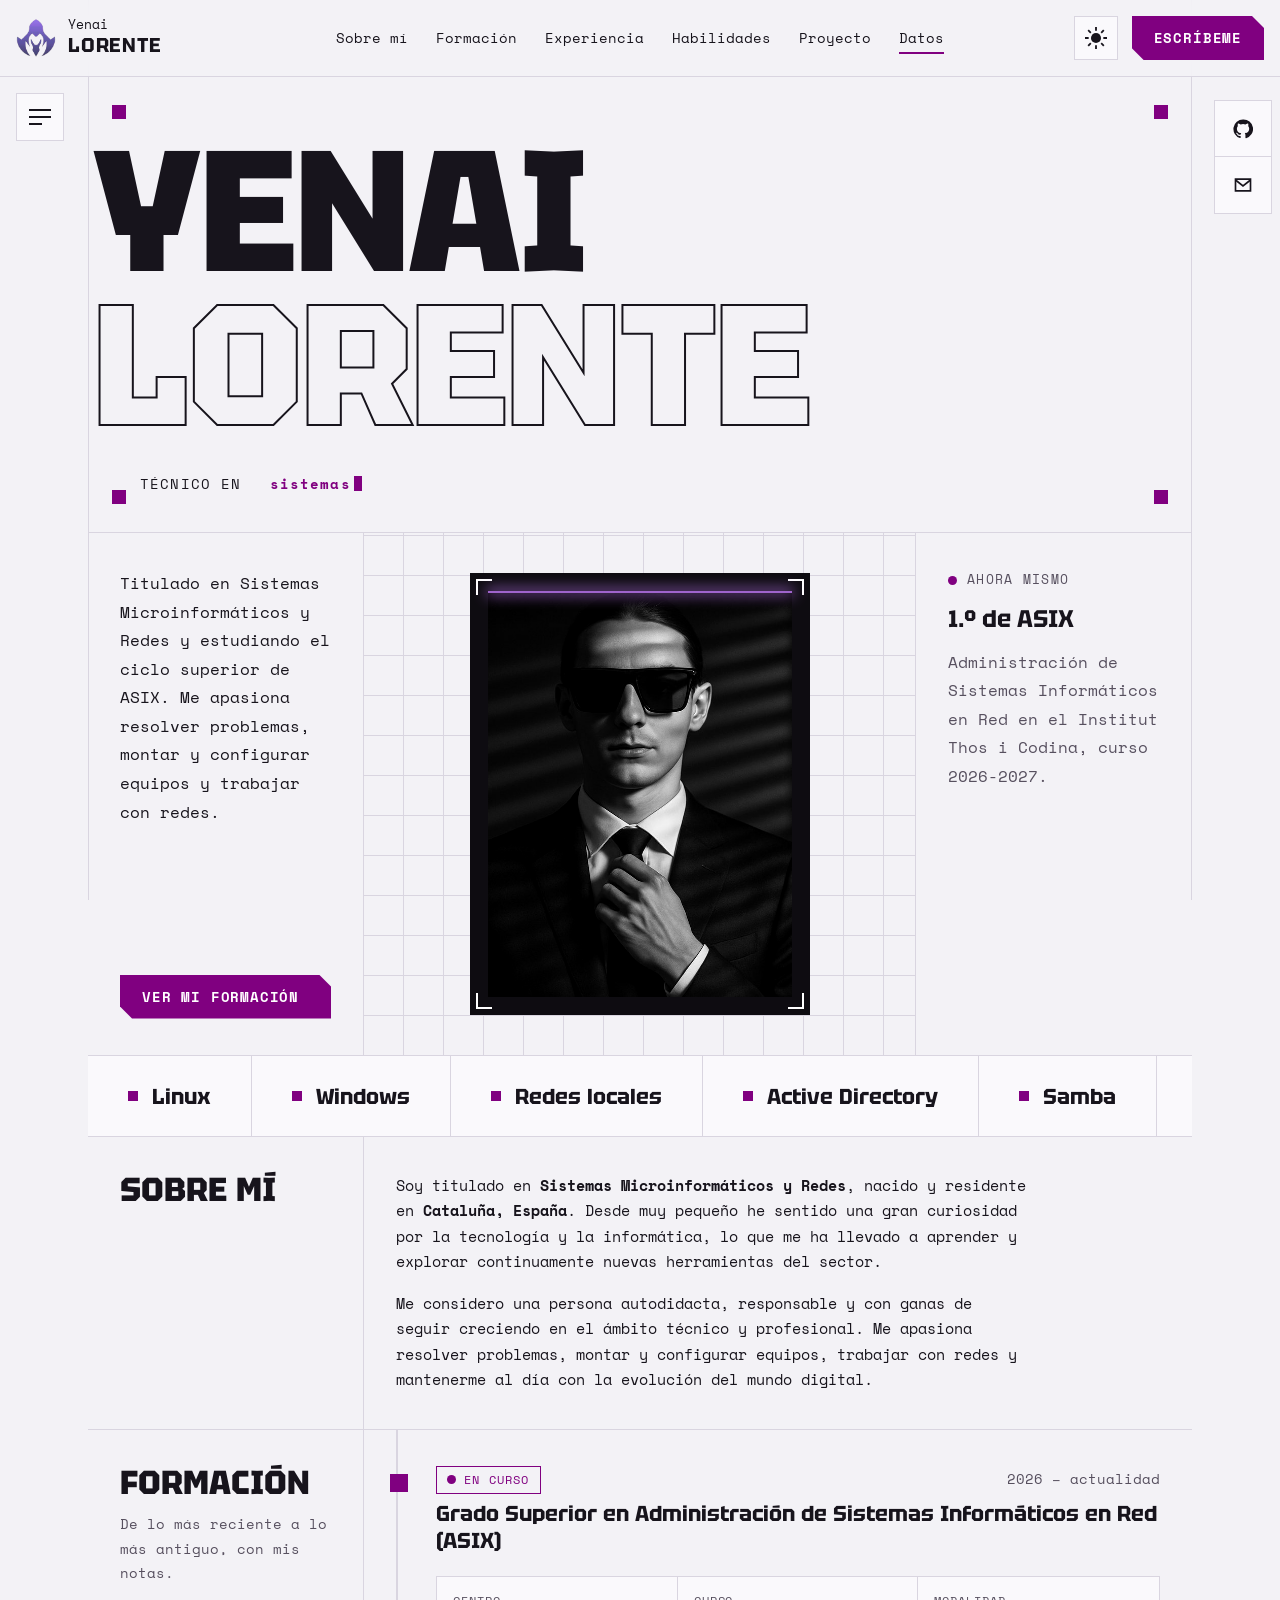
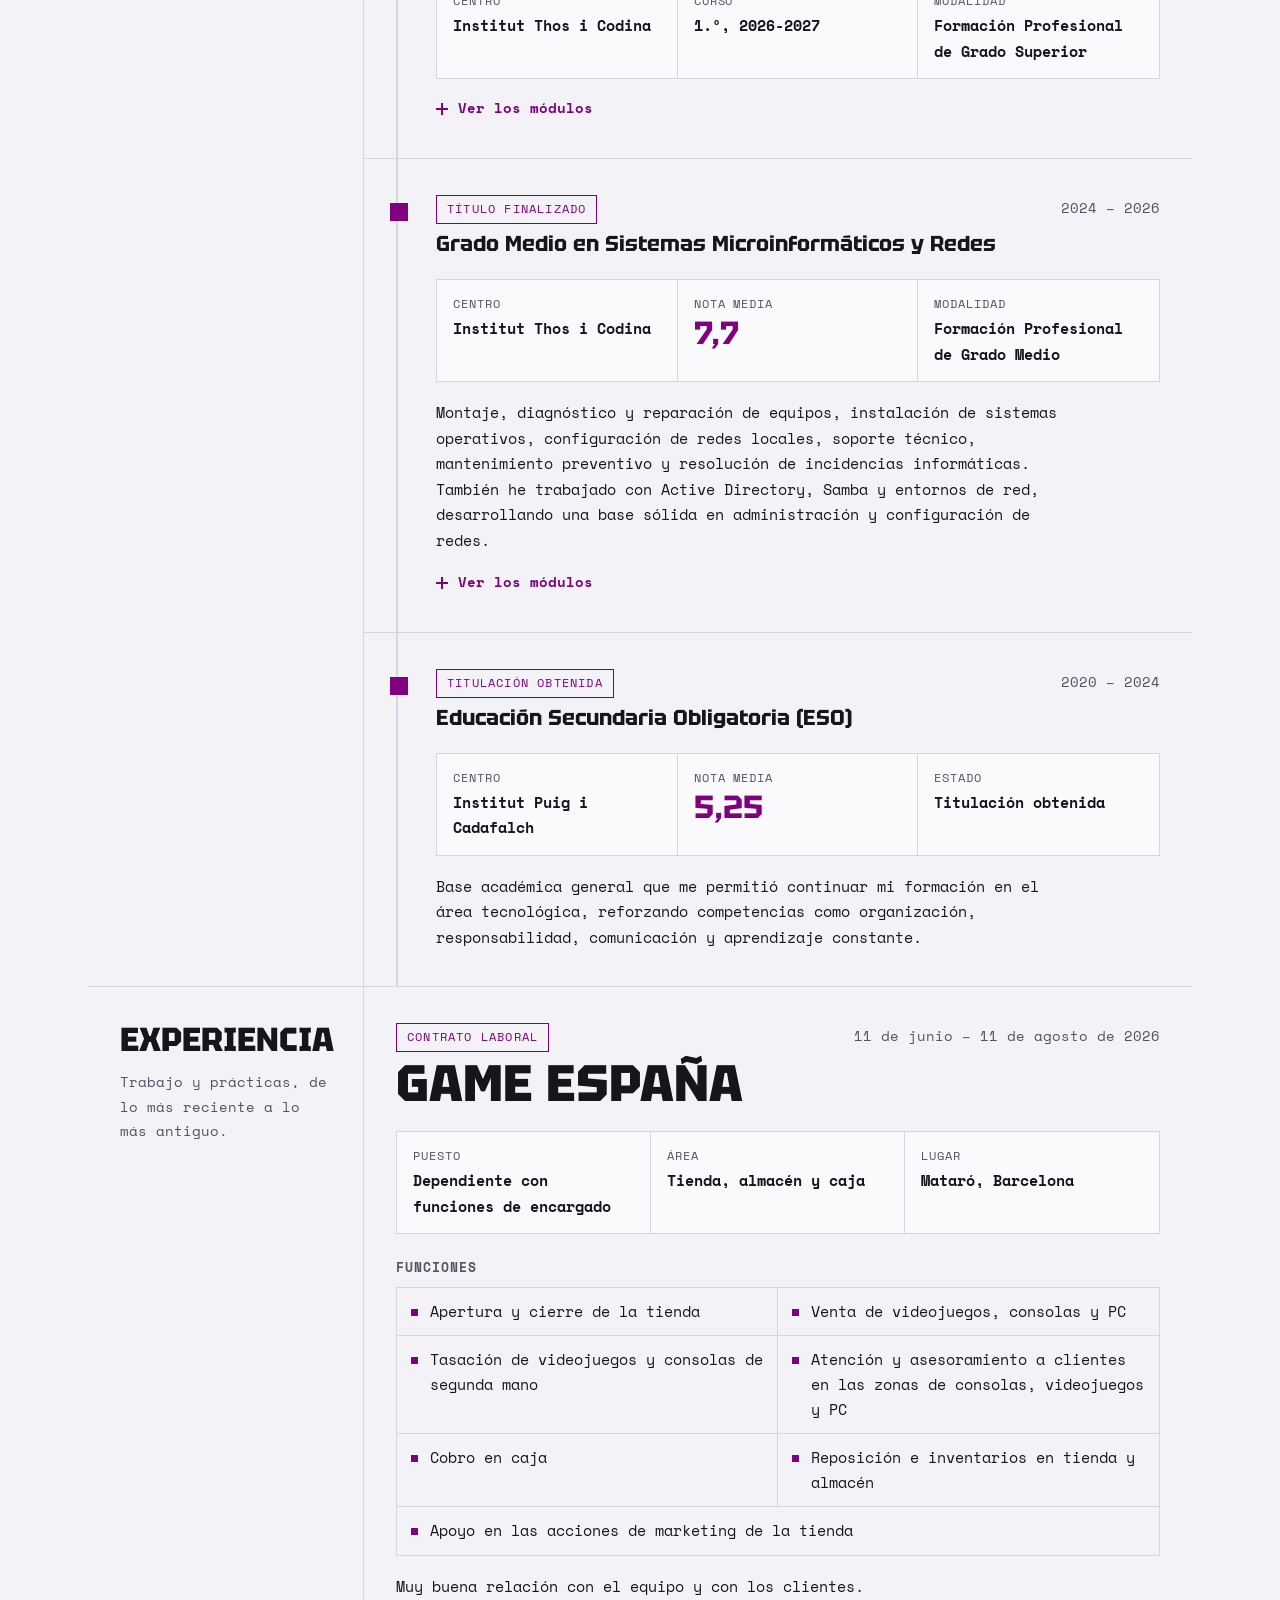
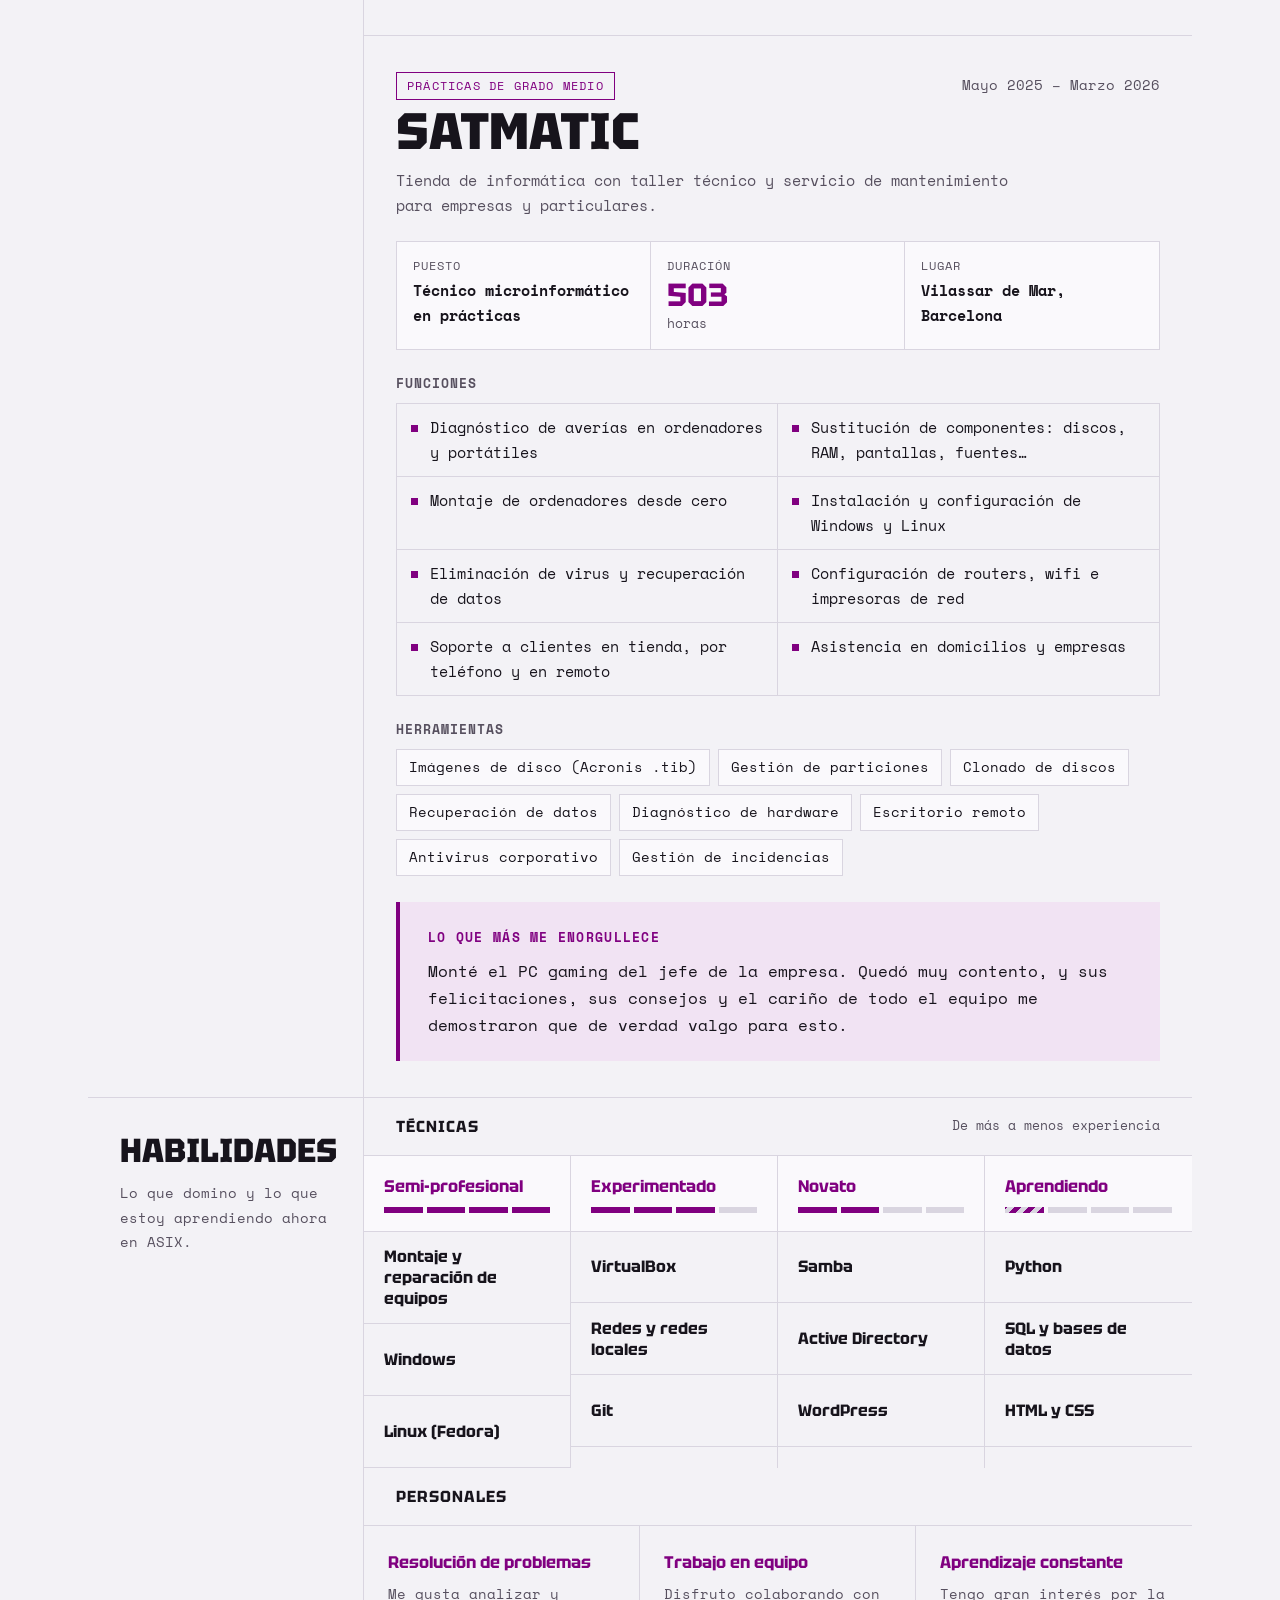
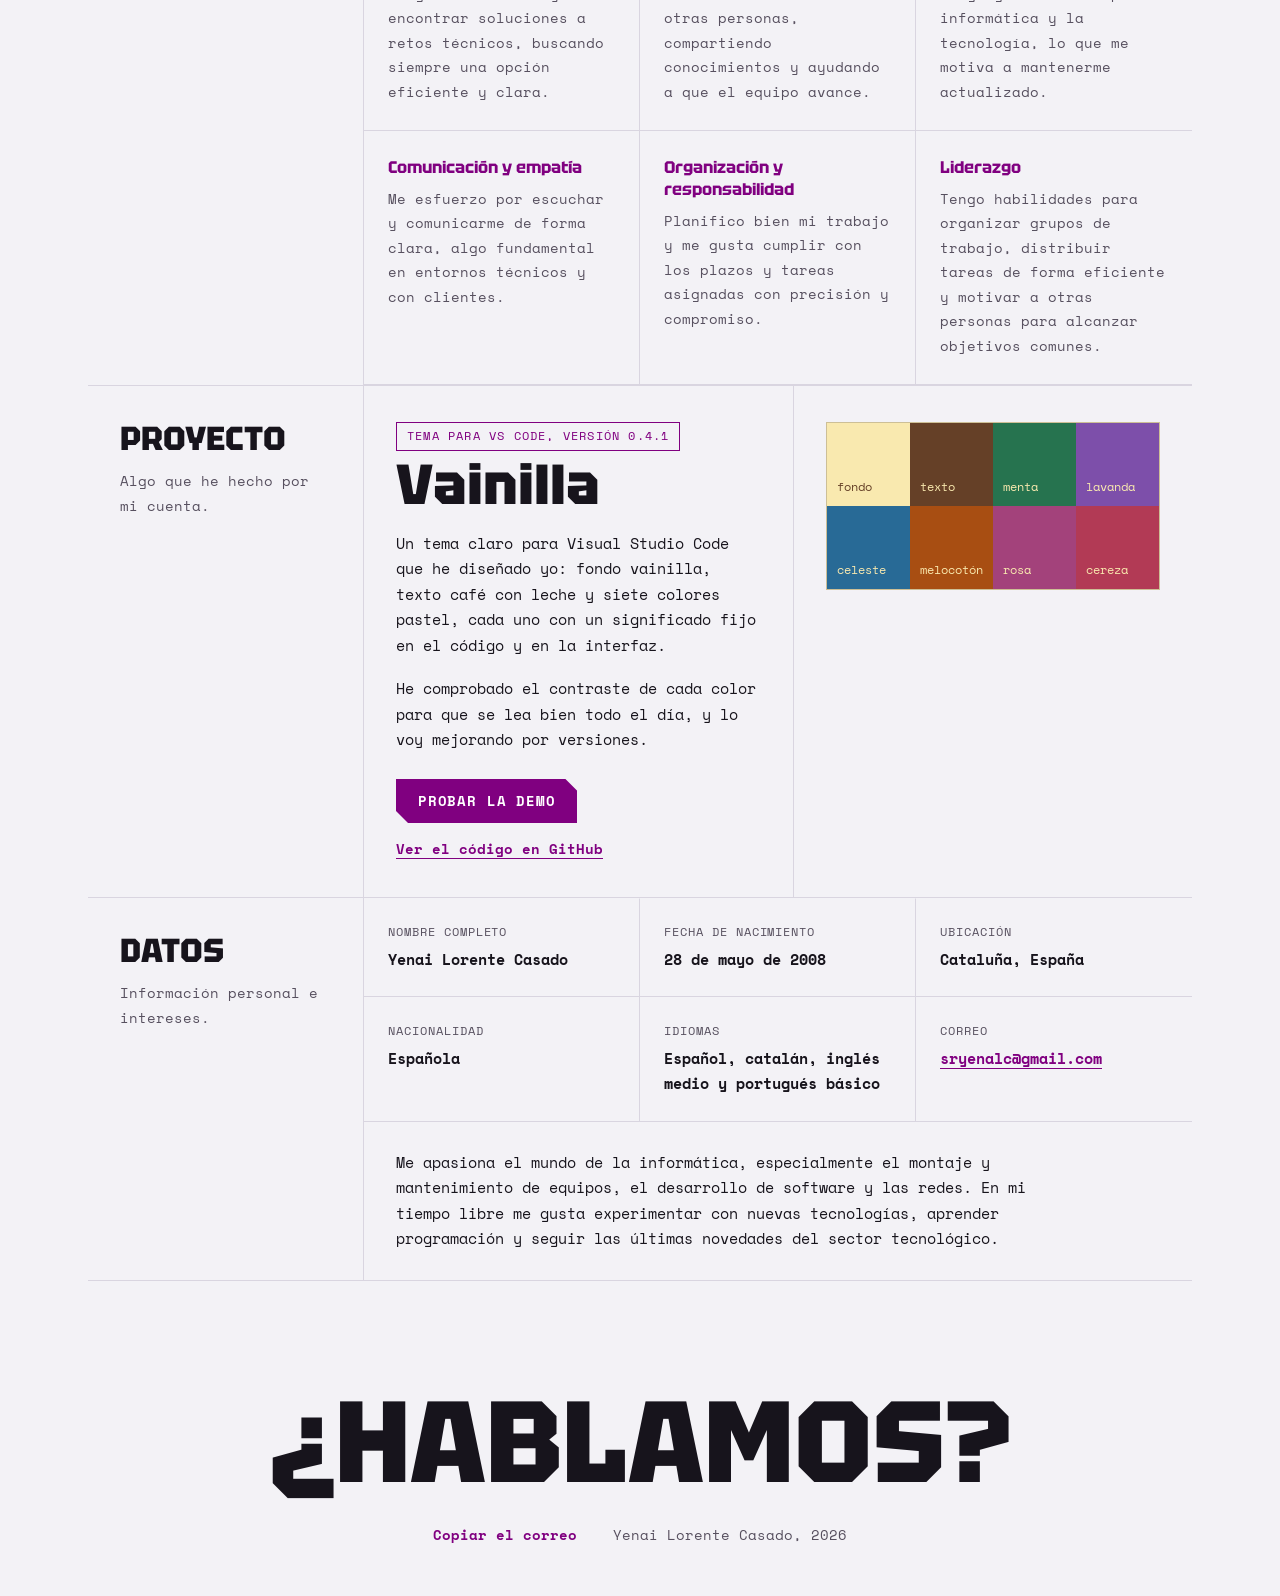
<file: index.html>
<!DOCTYPE html>
<html lang="es">
<head>
    <meta charset="UTF-8">
    <meta name="viewport" content="width=device-width, initial-scale=1.0">
    <title>Yenai Lorente Casado — Técnico en sistemas y redes</title>
    <meta name="description" content="Currículum de Yenai Lorente Casado: técnico en Sistemas Microinformáticos y Redes, estudiando ASIX.">
    <link rel="icon" type="image/png" href="favicon.png">
    <link rel="preconnect" href="https://fonts.googleapis.com">
    <link rel="preconnect" href="https://fonts.gstatic.com" crossorigin>
    <link href="https://fonts.googleapis.com/css2?family=Space+Mono:ital,wght@0,400;0,700;1,400&family=Tektur:wght@500;700;800&display=swap" rel="stylesheet">
    <link rel="stylesheet" href="style.css">
    <script>
        // Tema antes de pintar, para que no parpadee: el guardado o, si no hay, el del sistema
        (function () {
            var t = null;
            try { t = localStorage.getItem("tema"); } catch (e) {}
            if (!t) t = matchMedia("(prefers-color-scheme: dark)").matches ? "oscuro" : "claro";
            document.documentElement.setAttribute("data-tema", t);
        })();
    </script>
</head>
<body>
    <div class="progreso" aria-hidden="true"></div>
    <div class="reticula" aria-hidden="true"><div></div></div>

    <header class="cabecera">
        <div class="cabecera-in">
            <a class="marca" href="#inicio">
                <img src="favicon.png" alt="">
                <span>Yenai<strong>LORENTE</strong></span>
            </a>
            <nav class="nav-escritorio" aria-label="Secciones">
                <a href="#sobre-mi">Sobre mí</a>
                <a href="#formacion">Formación</a>
                <a href="#experiencia">Experiencia</a>
                <a href="#habilidades">Habilidades</a>
                <a href="#proyecto">Proyecto</a>
                <a href="#datos">Datos</a>
            </nav>
            <div class="acciones-cabecera">
                <button class="tema" id="boton-tema" type="button" aria-label="Cambiar a tema oscuro">
                    <svg viewBox="0 0 24 24" aria-hidden="true">
                        <mask id="luna"><rect width="24" height="24" fill="#fff"/><circle class="sombra" cx="12" cy="8" r="7" fill="#000"/></mask>
                        <circle class="astro" cx="12" cy="12" r="5.5" fill="currentColor" mask="url(#luna)"/>
                        <g class="rayos" stroke="currentColor" stroke-width="2" stroke-linecap="square">
                            <path d="M12 1v2M12 21v2M1 12h2M21 12h2M4.2 4.2l1.4 1.4M18.4 18.4l1.4 1.4M4.2 19.8l1.4-1.4M18.4 5.6l1.4-1.4"/>
                        </g>
                    </svg>
                </button>
                <a class="boton" href="mailto:sryenalc@gmail.com">ESCRÍBEME</a>
            </div>
        </div>
    </header>

    <button class="hamburguesa" id="hamburguesa" type="button" aria-expanded="false" aria-controls="menu" aria-label="Abrir el menú">
                <span></span><span></span><span></span>
            </button>

    <div class="velo" id="velo" aria-hidden="true"></div>
    <nav class="menu" id="menu" aria-label="Menú">
        <ul>
            <li><a href="#inicio" style="--i:0">Inicio</a></li>
            <li><a href="#sobre-mi" style="--i:1">Sobre mí</a></li>
            <li><a href="#formacion" style="--i:2">Formación</a></li>
            <li><a href="#experiencia" style="--i:3">Experiencia</a></li>
            <li><a href="#habilidades" style="--i:4">Habilidades</a></li>
            <li><a href="#proyecto" style="--i:5">Proyecto</a></li>
            <li><a href="#datos" style="--i:6">Datos</a></li>
        </ul>
        <a class="boton menu-boton" href="mailto:sryenalc@gmail.com">ESCRÍBEME</a>
    </nav>

    <aside class="social" aria-label="Contacto">
        <a href="https://github.com/sryena" aria-label="GitHub de Yenai">
            <svg viewBox="0 0 24 24" fill="currentColor" aria-hidden="true"><path d="M12 .5a11.5 11.5 0 0 0-3.64 22.41c.58.1.79-.25.79-.56v-2c-3.2.7-3.88-1.37-3.88-1.37-.52-1.33-1.28-1.69-1.28-1.69-1.05-.71.08-.7.08-.7 1.16.08 1.77 1.19 1.77 1.19 1.03 1.77 2.7 1.26 3.36.96.1-.75.4-1.26.73-1.55-2.55-.29-5.24-1.28-5.24-5.69 0-1.26.45-2.29 1.19-3.09-.12-.29-.52-1.46.11-3.05 0 0 .97-.31 3.17 1.18a11 11 0 0 1 5.77 0c2.2-1.49 3.17-1.18 3.17-1.18.63 1.59.23 2.76.11 3.05.74.8 1.19 1.83 1.19 3.09 0 4.42-2.7 5.39-5.26 5.68.41.36.78 1.06.78 2.14v3.17c0 .31.21.67.8.56A11.5 11.5 0 0 0 12 .5Z"/></svg>
        </a>
        <a href="mailto:sryenalc@gmail.com" aria-label="Escribir un correo a Yenai">
            <svg viewBox="0 0 24 24" fill="none" stroke="currentColor" stroke-width="2" aria-hidden="true"><path d="M3 5h18v14H3z"/><path d="m3 6 9 7 9-7"/></svg>
        </a>
    </aside>

    <main id="inicio">
        <section class="portada" aria-labelledby="nombre">
            <span class="cuadro a"></span><span class="cuadro b"></span><span class="cuadro c"></span><span class="cuadro d"></span>
            <h1 class="nombre" id="nombre" aria-label="Yenai Lorente Casado">
                <span class="linea">Yenai</span>
                <span class="linea">Lorente</span>
            </h1>
            <p class="lema-portada"><span>Técnico en</span><span class="escritura" id="escritura" aria-live="off">sistemas</span></p>
        </section>

        <div class="fila presenta" id="sobre-mi-intro">
            <div class="celda">
                <p>Titulado en Sistemas Microinformáticos y Redes y estudiando el ciclo superior de ASIX. Me apasiona resolver problemas, montar y configurar equipos y trabajar con redes.</p>
                <a class="boton" href="#formacion">VER MI FORMACIÓN</a>
            </div>
            <div class="celda foto">
                <div class="marco">
                    <img src="imagenes/yo.jpg" alt="Foto de Yenai Lorente Casado" width="600" height="800">
                    <span class="esquina a"></span><span class="esquina b"></span><span class="esquina c"></span><span class="esquina d"></span>
                </div>
            </div>
            <div class="celda ahora">
                <span class="etiqueta"><span class="punto"></span>Ahora mismo</span>
                <h2>1.º de ASIX</h2>
                <p>Administración de Sistemas Informáticos en Red en el Institut Thos i Codina, curso 2026-2027.</p>
            </div>
        </div>

        <div class="cinta" aria-label="Tecnologías con las que trabajo">
            <div class="cinta-pista">
                <span>Linux</span><span>Windows</span><span>Redes locales</span><span>Active Directory</span><span>Samba</span>
                <span>VirtualBox</span><span>WordPress</span><span>Git</span><span>Python</span><span>SQL</span><span>HTML y CSS</span>
            </div>
        </div>

        <section class="fila seccion" id="sobre-mi" aria-labelledby="t-sobre">
            <div class="celda seccion-titulo">
                <h2 id="t-sobre">Sobre mí</h2>
            </div>
            <div class="celda seccion-cuerpo revela" style="padding:36px 32px">
                <p style="margin:0 0 16px;max-width:70ch">Soy titulado en <strong>Sistemas Microinformáticos y Redes</strong>, nacido y residente en <strong>Cataluña, España</strong>. Desde muy pequeño he sentido una gran curiosidad por la tecnología y la informática, lo que me ha llevado a aprender y explorar continuamente nuevas herramientas del sector.</p>
                <p style="margin:0;max-width:70ch">Me considero una persona autodidacta, responsable y con ganas de seguir creciendo en el ámbito técnico y profesional. Me apasiona resolver problemas, montar y configurar equipos, trabajar con redes y mantenerme al día con la evolución del mundo digital.</p>
            </div>
        </section>

        <section class="fila seccion" id="formacion" aria-labelledby="t-formacion">
            <div class="celda seccion-titulo">
                <h2 id="t-formacion">Formación</h2>
                <p>De lo más reciente a lo más antiguo, con mis notas.</p>
            </div>
            <div class="celda seccion-cuerpo">
                <div class="tiempo">
                    <span class="tiempo-relleno" aria-hidden="true"></span>

                    <article class="hito">
                        <div class="hito-cab">
                            <span class="estado"><span class="punto"></span>En curso</span>
                            <span class="periodo">2026 – actualidad</span>
                        </div>
                        <h3>Grado Superior en Administración de Sistemas Informáticos en Red (ASIX)</h3>
                        <dl class="datos">
                            <div><dt>Centro</dt><dd>Institut Thos i Codina</dd></div>
                            <div><dt>Curso</dt><dd>1.º, 2026-2027</dd></div>
                            <div><dt>Modalidad</dt><dd>Formación Profesional de Grado Superior</dd></div>
                        </dl>
                        <button class="desplegar" type="button" aria-expanded="false" aria-controls="mod-asix"><i></i><span>Ver los módulos</span></button>
                        <div class="modulos" id="mod-asix"><div><ul>
                            <li>Implantación de sistemas operativos</li>
                            <li>Gestión de bases de datos</li>
                            <li>Programación básica (Python)</li>
                            <li>Lenguajes de marcas</li>
                            <li>Fundamentos de hardware</li>
                            <li>Implantación de aplicaciones web</li>
                            <li>Digitalización</li>
                            <li>Inglés</li>
                        </ul></div></div>
                    </article>

                    <article class="hito">
                        <div class="hito-cab">
                            <span class="estado">Título finalizado</span>
                            <span class="periodo">2024 – 2026</span>
                        </div>
                        <h3>Grado Medio en Sistemas Microinformáticos y Redes</h3>
                        <dl class="datos">
                            <div><dt>Centro</dt><dd>Institut Thos i Codina</dd></div>
                            <div><dt>Nota media</dt><dd class="nota" data-nota="7,7">7,7</dd></div>
                            <div><dt>Modalidad</dt><dd>Formación Profesional de Grado Medio</dd></div>
                        </dl>
                        <p>Montaje, diagnóstico y reparación de equipos, instalación de sistemas operativos, configuración de redes locales, soporte técnico, mantenimiento preventivo y resolución de incidencias informáticas. También he trabajado con Active Directory, Samba y entornos de red, desarrollando una base sólida en administración y configuración de redes.</p>
                        <button class="desplegar" type="button" aria-expanded="false" aria-controls="mod-smr"><i></i><span>Ver los módulos</span></button>
                        <div class="modulos" id="mod-smr"><div><ul>
                            <li>Montaje y mantenimiento de equipos</li>
                            <li>Servicios en red</li>
                            <li>Sistemas operativos monopuesto</li>
                            <li>Sistemas operativos en red</li>
                            <li>Aplicaciones ofimáticas</li>
                            <li>Aplicaciones web</li>
                            <li>Redes locales</li>
                            <li>Empresa e iniciativa emprendedora</li>
                            <li>Seguridad informática</li>
                            <li>Formación en centros de trabajo</li>
                        </ul></div></div>
                    </article>

                    <article class="hito">
                        <div class="hito-cab">
                            <span class="estado">Titulación obtenida</span>
                            <span class="periodo">2020 – 2024</span>
                        </div>
                        <h3>Educación Secundaria Obligatoria (ESO)</h3>
                        <dl class="datos">
                            <div><dt>Centro</dt><dd>Institut Puig i Cadafalch</dd></div>
                            <div><dt>Nota media</dt><dd class="nota" data-nota="5,26">5,26</dd></div>
                            <div><dt>Estado</dt><dd>Titulación obtenida</dd></div>
                        </dl>
                        <p>Base académica general que me permitió continuar mi formación en el área tecnológica, reforzando competencias como organización, responsabilidad, comunicación y aprendizaje constante.</p>
                    </article>
                </div>
            </div>
        </section>

        <section class="fila seccion" id="experiencia" aria-labelledby="t-experiencia">
            <div class="celda seccion-titulo">
                <h2 id="t-experiencia">Experiencia</h2>
                <p>Trabajo y prácticas, de lo más reciente a lo más antiguo.</p>
            </div>
            <div class="celda seccion-cuerpo revela">
                <article class="trabajo">
                    <div class="hito-cab">
                        <span class="estado">Contrato laboral</span>
                        <span class="periodo">11 de junio – 11 de agosto de 2026</span>
                    </div>
                    <h3>GAME España</h3>
                    <dl class="datos">
                        <div><dt>Puesto</dt><dd>Dependiente con funciones de encargado</dd></div>
                        <div><dt>Área</dt><dd>Tienda, almacén y caja</dd></div>
                        <div><dt>Lugar</dt><dd>Mataró, Barcelona</dd></div>
                    </dl>
                    <h4 class="funciones-titulo">Funciones</h4>
                    <ul class="funciones">
                        <li>Apertura y cierre de la tienda</li>
                        <li>Venta de videojuegos, consolas y PC</li>
                        <li>Tasación de videojuegos y consolas de segunda mano</li>
                        <li>Atención y asesoramiento a clientes en las zonas de consolas, videojuegos y PC</li>
                        <li>Cobro en caja</li>
                        <li>Reposición e inventarios en tienda y almacén</li>
                        <li>Apoyo en las acciones de marketing de la tienda</li>
                    </ul>
                    <p>Muy buena relación con el equipo y con los clientes.</p>
                </article>
                <article class="trabajo">
                    <div class="hito-cab">
                        <span class="estado">Prácticas de grado medio</span>
                        <span class="periodo">Mayo 2025 – Marzo 2026</span>
                    </div>
                    <h3>Satmatic</h3>
                    <p class="empresa">Tienda de informática con taller técnico y servicio de mantenimiento para empresas y particulares.</p>
                    <dl class="datos">
                        <div><dt>Puesto</dt><dd>Técnico microinformático en prácticas</dd></div>
                        <div><dt>Duración</dt><dd class="nota" data-nota="512">512</dd><dd class="unidad">horas</dd></div>
                        <div><dt>Lugar</dt><dd>Vilassar de Mar, Barcelona</dd></div>
                    </dl>
                    <h4 class="funciones-titulo">Funciones</h4>
                    <ul class="funciones">
                        <li>Diagnóstico de averías en ordenadores y portátiles</li>
                        <li>Sustitución de componentes: discos, RAM, pantallas, fuentes…</li>
                        <li>Montaje de ordenadores desde cero</li>
                        <li>Instalación y configuración de Windows y Linux</li>
                        <li>Eliminación de virus y recuperación de datos</li>
                        <li>Configuración de routers, wifi e impresoras de red</li>
                        <li>Soporte a clientes en tienda, por teléfono y en remoto</li>
                        <li>Asistencia en domicilios y empresas</li>
                    </ul>
                    <h4 class="funciones-titulo">Herramientas</h4>
                    <ul class="herramientas">
                        <li>Imágenes de disco (Acronis .tib)</li>
                        <li>Gestión de particiones</li>
                        <li>Clonado de discos</li>
                        <li>Recuperación de datos</li>
                        <li>Diagnóstico de hardware</li>
                        <li>Escritorio remoto</li>
                        <li>Antivirus corporativo</li>
                        <li>Gestión de incidencias</li>
                    </ul>
                    <blockquote class="orgullo">
                        <span class="etiqueta">Lo que más me enorgullece</span>
                        <p>Monté el PC gaming del jefe de la empresa. Quedó muy contento, y sus felicitaciones, sus consejos y el cariño de todo el equipo me demostraron que de verdad valgo para esto.</p>
                    </blockquote>
                </article>
            </div>
        </section>

        <section class="fila seccion" id="habilidades" aria-labelledby="t-habilidades">
            <div class="celda seccion-titulo">
                <h2 id="t-habilidades">Habilidades</h2>
                <p>Lo que domino y lo que estoy aprendiendo ahora en ASIX.</p>
            </div>
            <div class="celda seccion-cuerpo">
                <h3 class="subtitulo">Técnicas <small>De más a menos experiencia</small></h3>
                <div class="niveles">
                    <div class="nivel-col" style="--barras:4">
                        <div class="nivel-cab"><strong>Semi-profesional</strong><span class="medidor" aria-hidden="true"><i></i><i></i><i></i><i></i></span></div>
                        <ul>
                            <li class="tecnica">Montaje y reparación de equipos</li>
                            <li class="tecnica">Windows</li>
                            <li class="tecnica">Linux (Fedora)</li>
                        </ul>
                    </div>
                    <div class="nivel-col" style="--barras:3">
                        <div class="nivel-cab"><strong>Experimentado</strong><span class="medidor" aria-hidden="true"><i></i><i></i><i></i><i></i></span></div>
                        <ul>
                            <li class="tecnica">VirtualBox</li>
                            <li class="tecnica">Redes y redes locales</li>
                            <li class="tecnica">Git</li>
                        </ul>
                    </div>
                    <div class="nivel-col" style="--barras:2">
                        <div class="nivel-cab"><strong>Novato</strong><span class="medidor" aria-hidden="true"><i></i><i></i><i></i><i></i></span></div>
                        <ul>
                            <li class="tecnica">Samba</li>
                            <li class="tecnica">Active Directory</li>
                            <li class="tecnica">WordPress</li>
                        </ul>
                    </div>
                    <div class="nivel-col aprendiendo" style="--barras:1">
                        <div class="nivel-cab"><strong>Aprendiendo</strong><span class="medidor" aria-hidden="true"><i></i><i></i><i></i><i></i></span></div>
                        <ul>
                            <li class="tecnica">Python</li>
                            <li class="tecnica">SQL y bases de datos</li>
                            <li class="tecnica">HTML y CSS</li>
                        </ul>
                    </div>
                </div>
                <h3 class="subtitulo">Personales</h3>
                <div class="personales">
                    <article class="personal"><h4>Resolución de problemas</h4><p>Me gusta analizar y encontrar soluciones a retos técnicos, buscando siempre una opción eficiente y clara.</p></article>
                    <article class="personal"><h4>Trabajo en equipo</h4><p>Disfruto colaborando con otras personas, compartiendo conocimientos y ayudando a que el equipo avance.</p></article>
                    <article class="personal"><h4>Aprendizaje constante</h4><p>Tengo gran interés por la informática y la tecnología, lo que me motiva a mantenerme actualizado.</p></article>
                    <article class="personal"><h4>Comunicación y empatía</h4><p>Me esfuerzo por escuchar y comunicarme de forma clara, algo fundamental en entornos técnicos y con clientes.</p></article>
                    <article class="personal"><h4>Organización y responsabilidad</h4><p>Planifico bien mi trabajo y me gusta cumplir con los plazos y tareas asignadas con precisión y compromiso.</p></article>
                    <article class="personal"><h4>Liderazgo</h4><p>Tengo habilidades para organizar grupos de trabajo, distribuir tareas de forma eficiente y motivar a otras personas para alcanzar objetivos comunes.</p></article>
                </div>
            </div>
        </section>

        <section class="fila seccion" id="proyecto" aria-labelledby="t-proyecto">
            <div class="celda seccion-titulo">
                <h2 id="t-proyecto">Proyecto</h2>
                <p>Algo que he hecho por mi cuenta.</p>
            </div>
            <div class="celda seccion-cuerpo proyecto">
                <div>
                    <span class="estado">Tema para VS Code, versión 0.4.1</span>
                    <h3>Vainilla</h3>
                    <p>Un tema claro para Visual Studio Code que he diseñado yo: fondo vainilla, texto café con leche y siete colores pastel, cada uno con un significado fijo en el código y en la interfaz.</p>
                    <p>He comprobado el contraste de cada color para que se lea bien todo el día, y lo voy mejorando por versiones.</p>
                    <div class="enlaces-proyecto">
                        <a class="boton" href="https://sryena.github.io/vanilla-vscode-theme/">PROBAR LA DEMO</a>
                        <a class="enlace-flecha" href="https://github.com/sryena/vanilla-vscode-theme">Ver el código en GitHub</a>
                    </div>
                </div>
                <div>
                    <div class="paleta" aria-label="Colores del tema Vainilla">
                        <span style="--i:0;background:#F9E9AF">fondo</span>
                        <span style="--i:1;background:#654027">texto</span>
                        <span style="--i:2;background:#26734F">menta</span>
                        <span style="--i:3;background:#7D4FAA">lavanda</span>
                        <span style="--i:4;background:#286A96">celeste</span>
                        <span style="--i:5;background:#A84E12">melocotón</span>
                        <span style="--i:6;background:#A3427B">rosa</span>
                        <span style="--i:7;background:#B23A55">cereza</span>
                    </div>
                </div>
            </div>
        </section>

        <section class="fila seccion" id="datos" aria-labelledby="t-datos">
            <div class="celda seccion-titulo">
                <h2 id="t-datos">Datos</h2>
                <p>Información personal e intereses.</p>
            </div>
            <div class="celda seccion-cuerpo revela">
                <dl class="ficha">
                    <div><dt>Nombre completo</dt><dd>Yenai Lorente Casado</dd></div>
                    <div><dt>Fecha de nacimiento</dt><dd>28 de mayo de 2008</dd></div>
                    <div><dt>Ubicación</dt><dd>Cataluña, España</dd></div>
                    <div><dt>Nacionalidad</dt><dd>Española</dd></div>
                    <div><dt>Idiomas</dt><dd>Español, catalán, inglés medio y portugués básico</dd></div>
                    <div><dt>Correo</dt><dd><a href="mailto:sryenalc@gmail.com">sryenalc@gmail.com</a></dd></div>
                </dl>
                <p class="intereses">Me apasiona el mundo de la informática, especialmente el montaje y mantenimiento de equipos, el desarrollo de software y las redes. En mi tiempo libre me gusta experimentar con nuevas tecnologías, aprender programación y seguir las últimas novedades del sector tecnológico.</p>
            </div>
        </section>
    </main>

    <footer class="pie">
        <h2><a href="mailto:sryenalc@gmail.com">¿Hablamos?</a></h2>
        <div class="pie-fila">
            <button class="copiar" id="copiar-correo" type="button">Copiar el correo</button>
            <span>Yenai Lorente Casado, 2026</span>
        </div>
    </footer>

    <script src="script.js"></script>
</body>
</html>
</file>
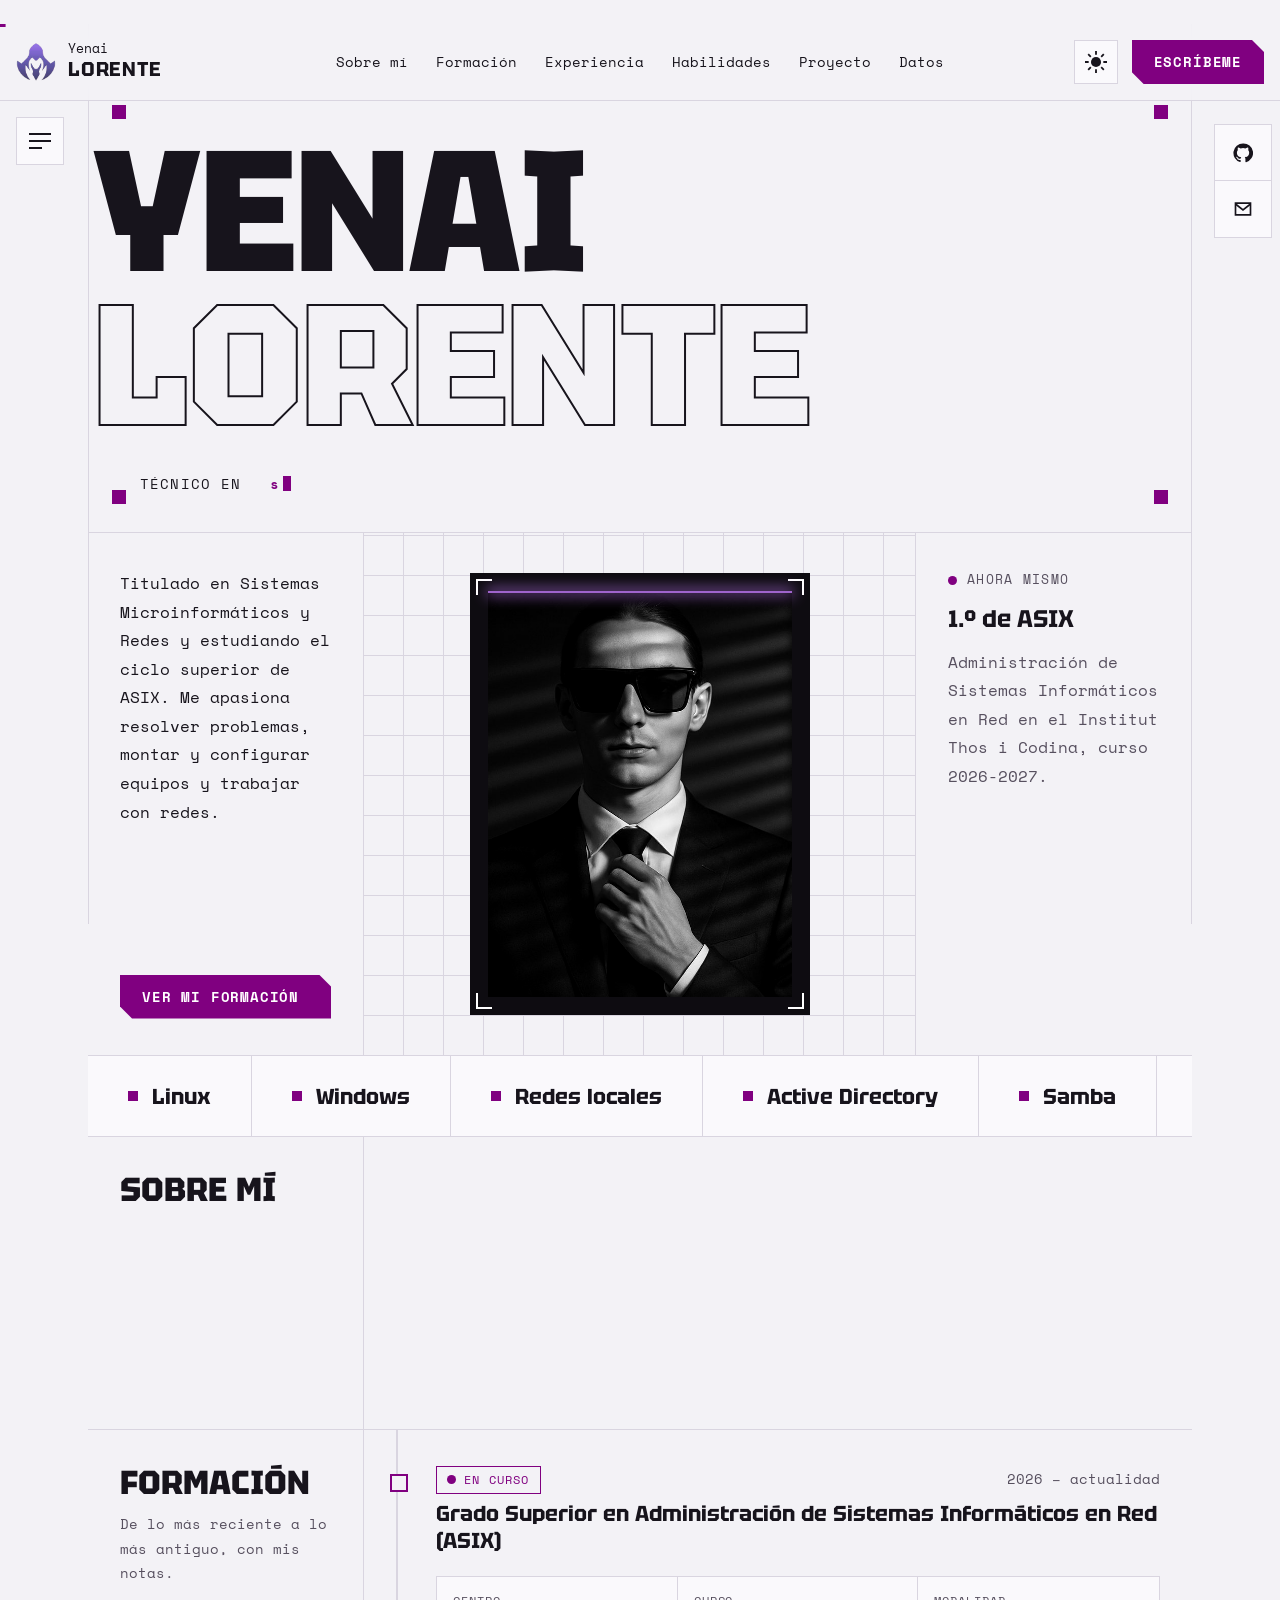
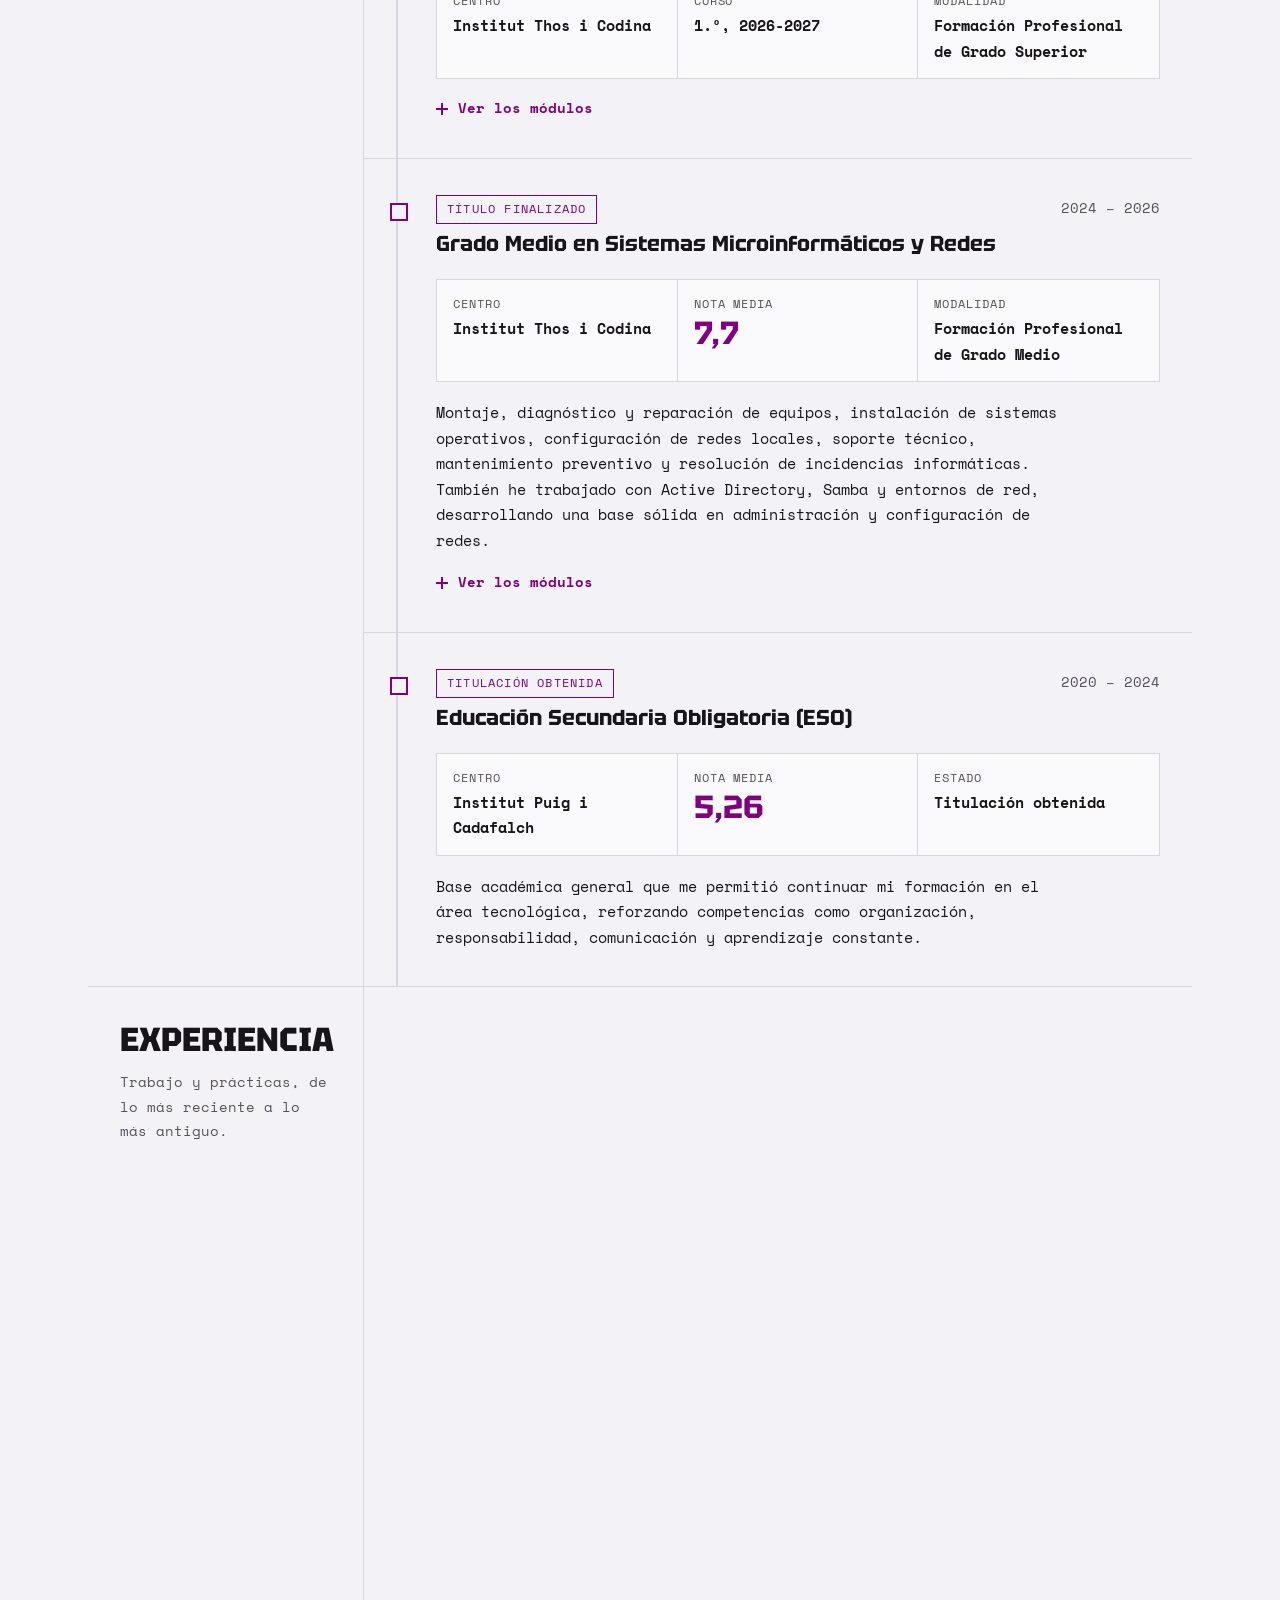
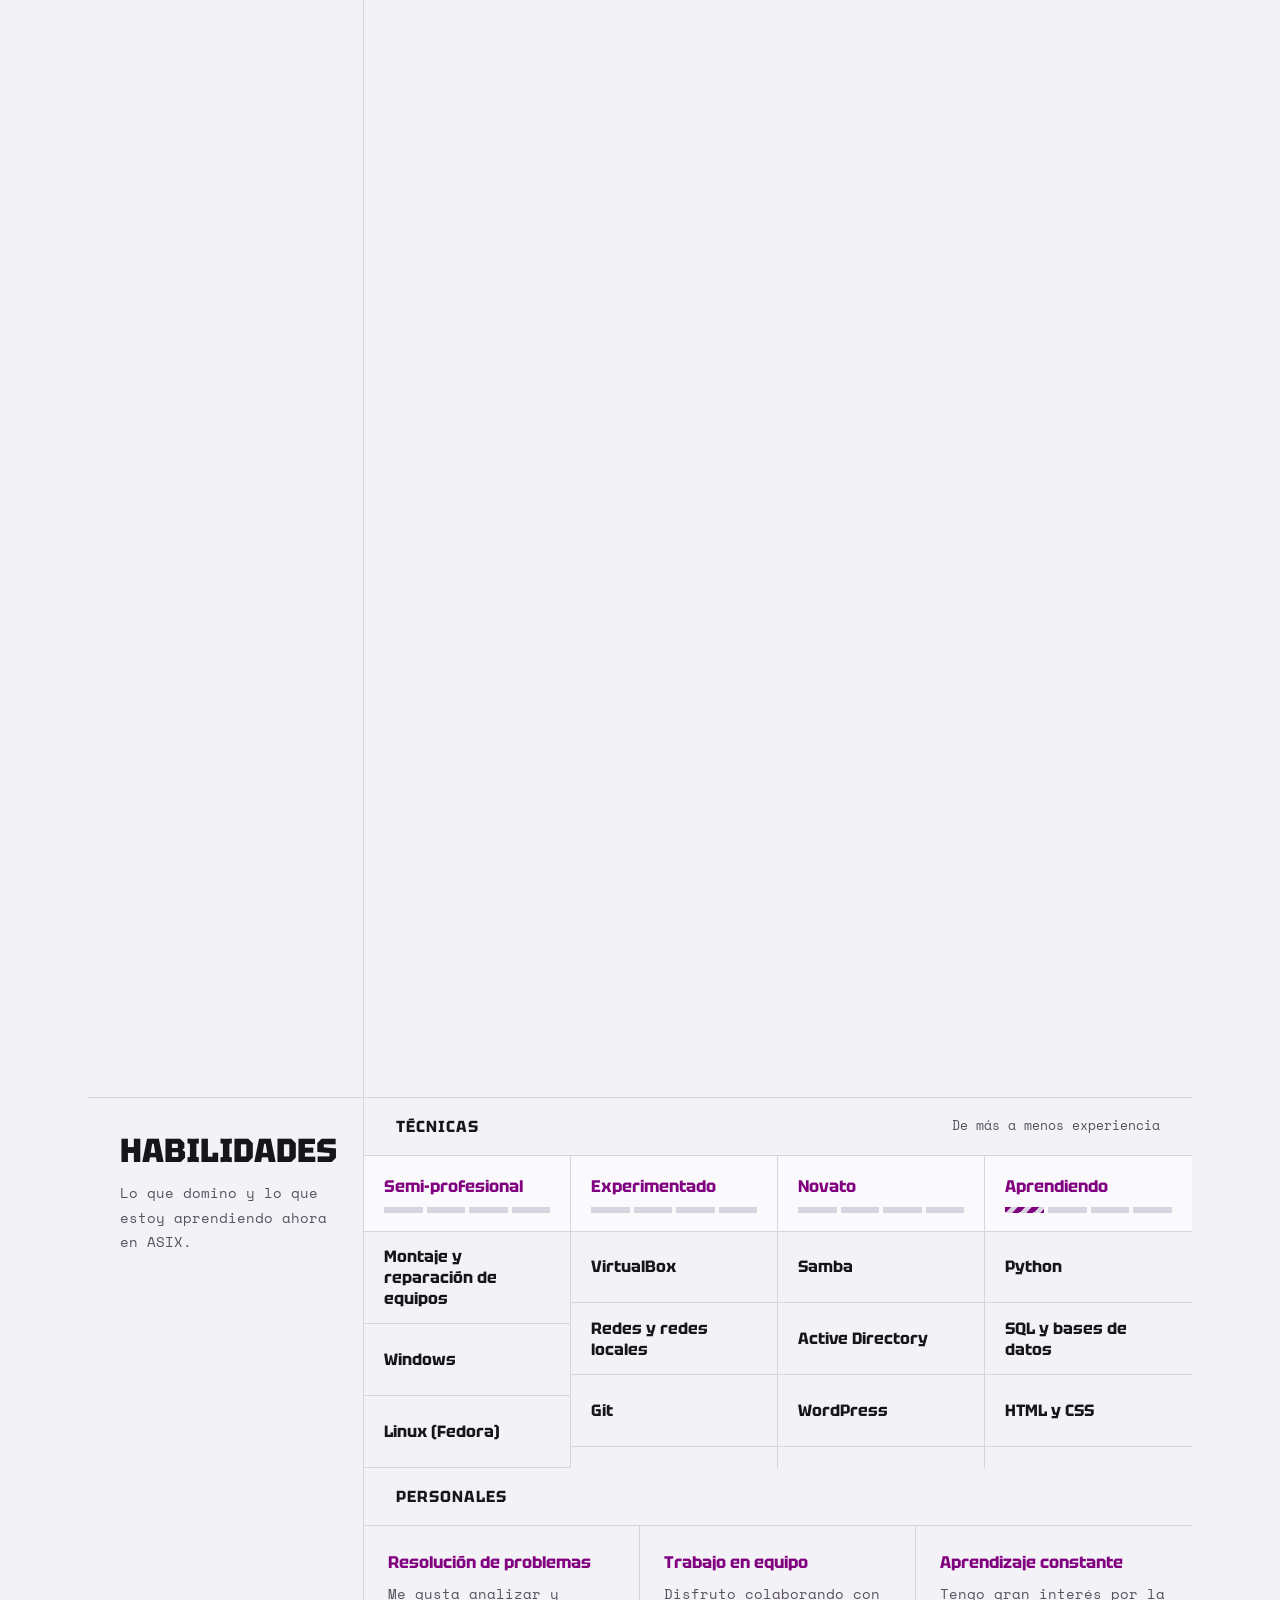
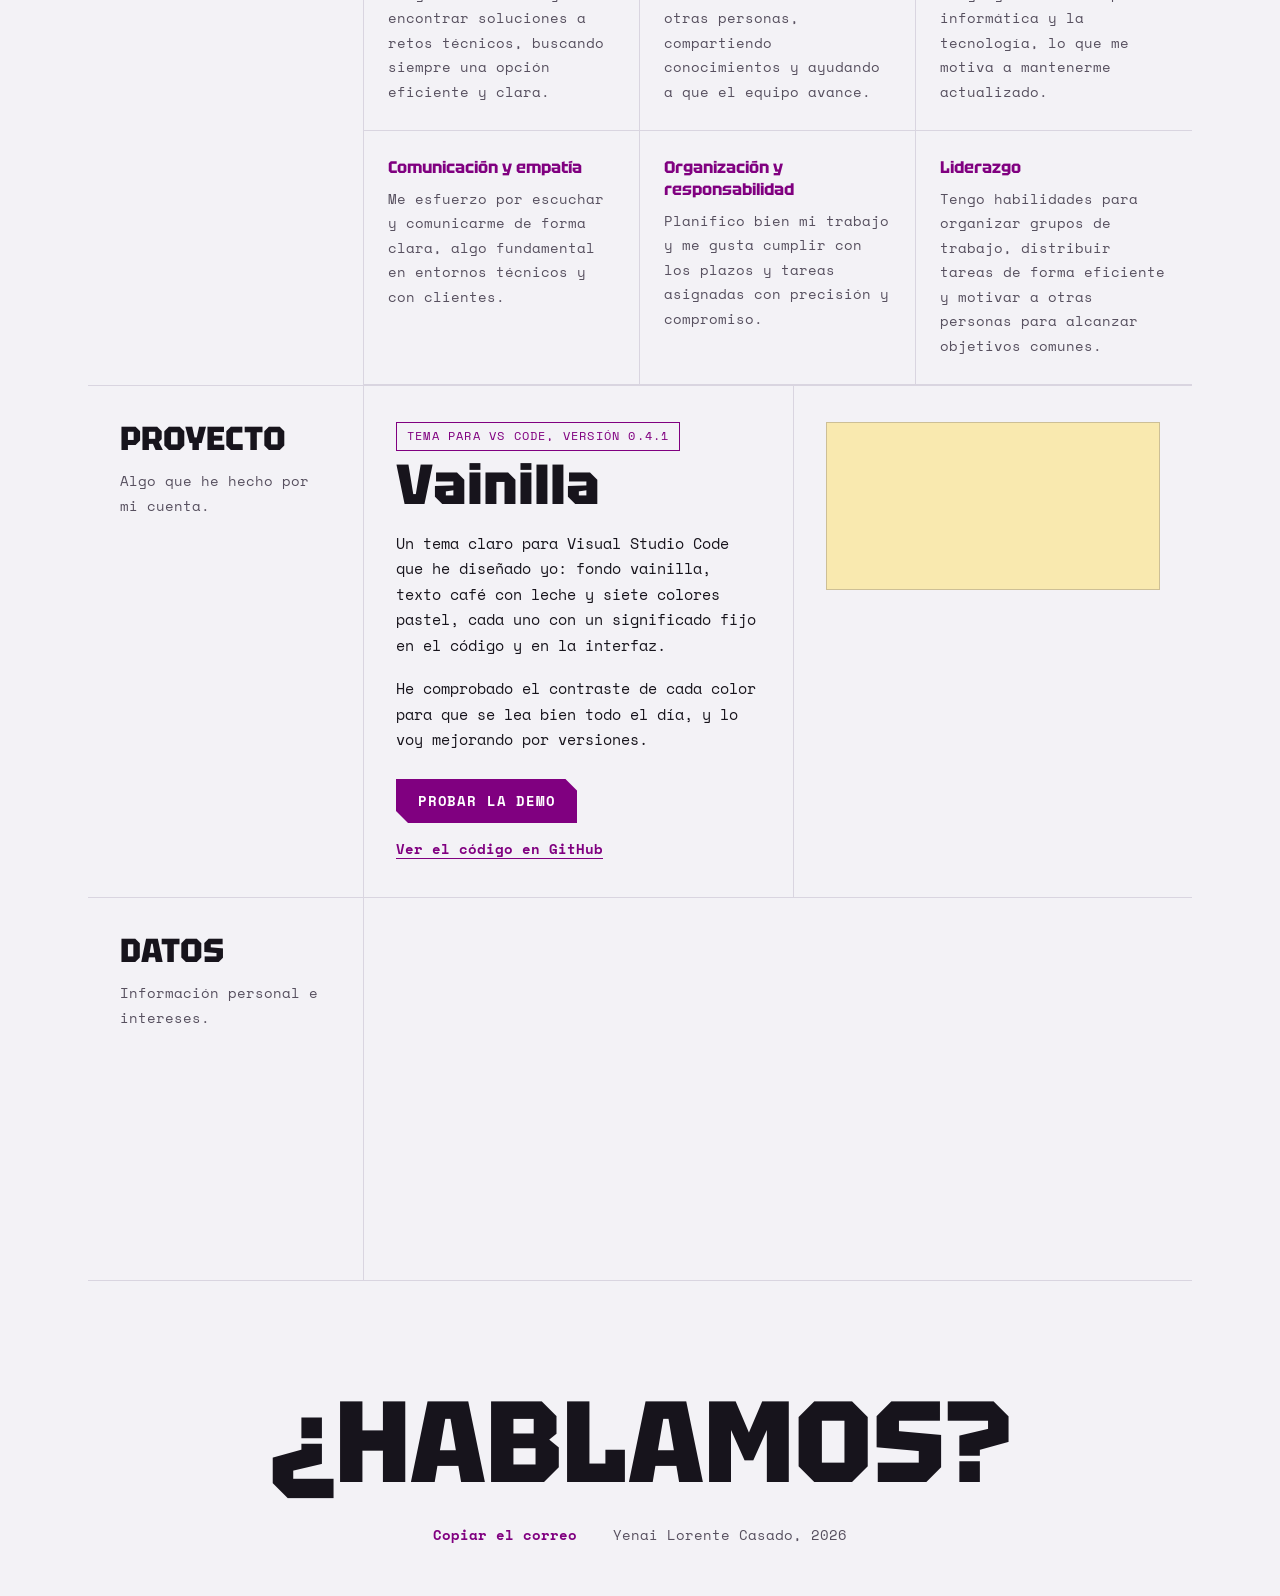
<file: experiencia.html>
<!DOCTYPE html>
<html lang="es">
<head>
    <meta charset="UTF-8">
    <meta http-equiv="refresh" content="0; url=index.html#experiencia">
    <link rel="canonical" href="index.html#experiencia">
    <title>Experiencia — Yenai Lorente Casado</title>
</head>
<body>
    <p>Esta página se ha movido: <a href="index.html#experiencia">Experiencia</a>.</p>
</body>
</html>
</file>
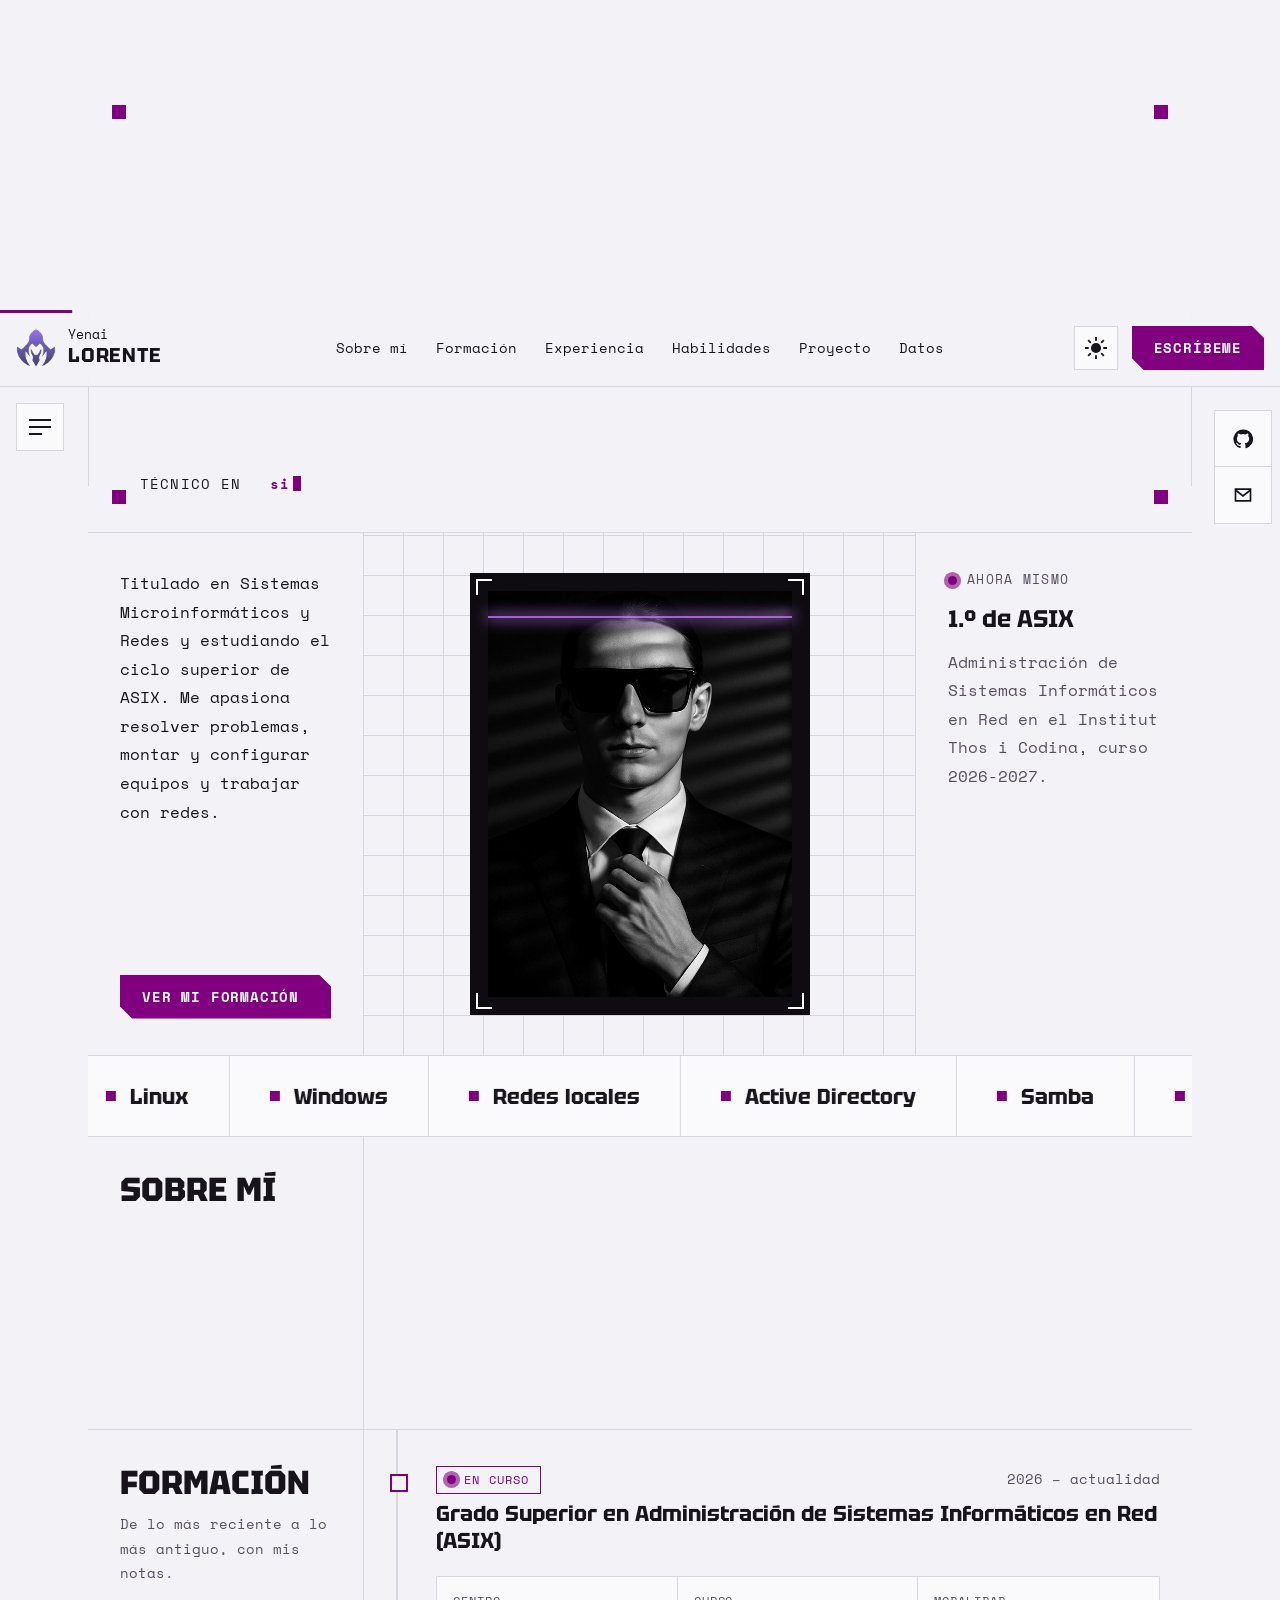
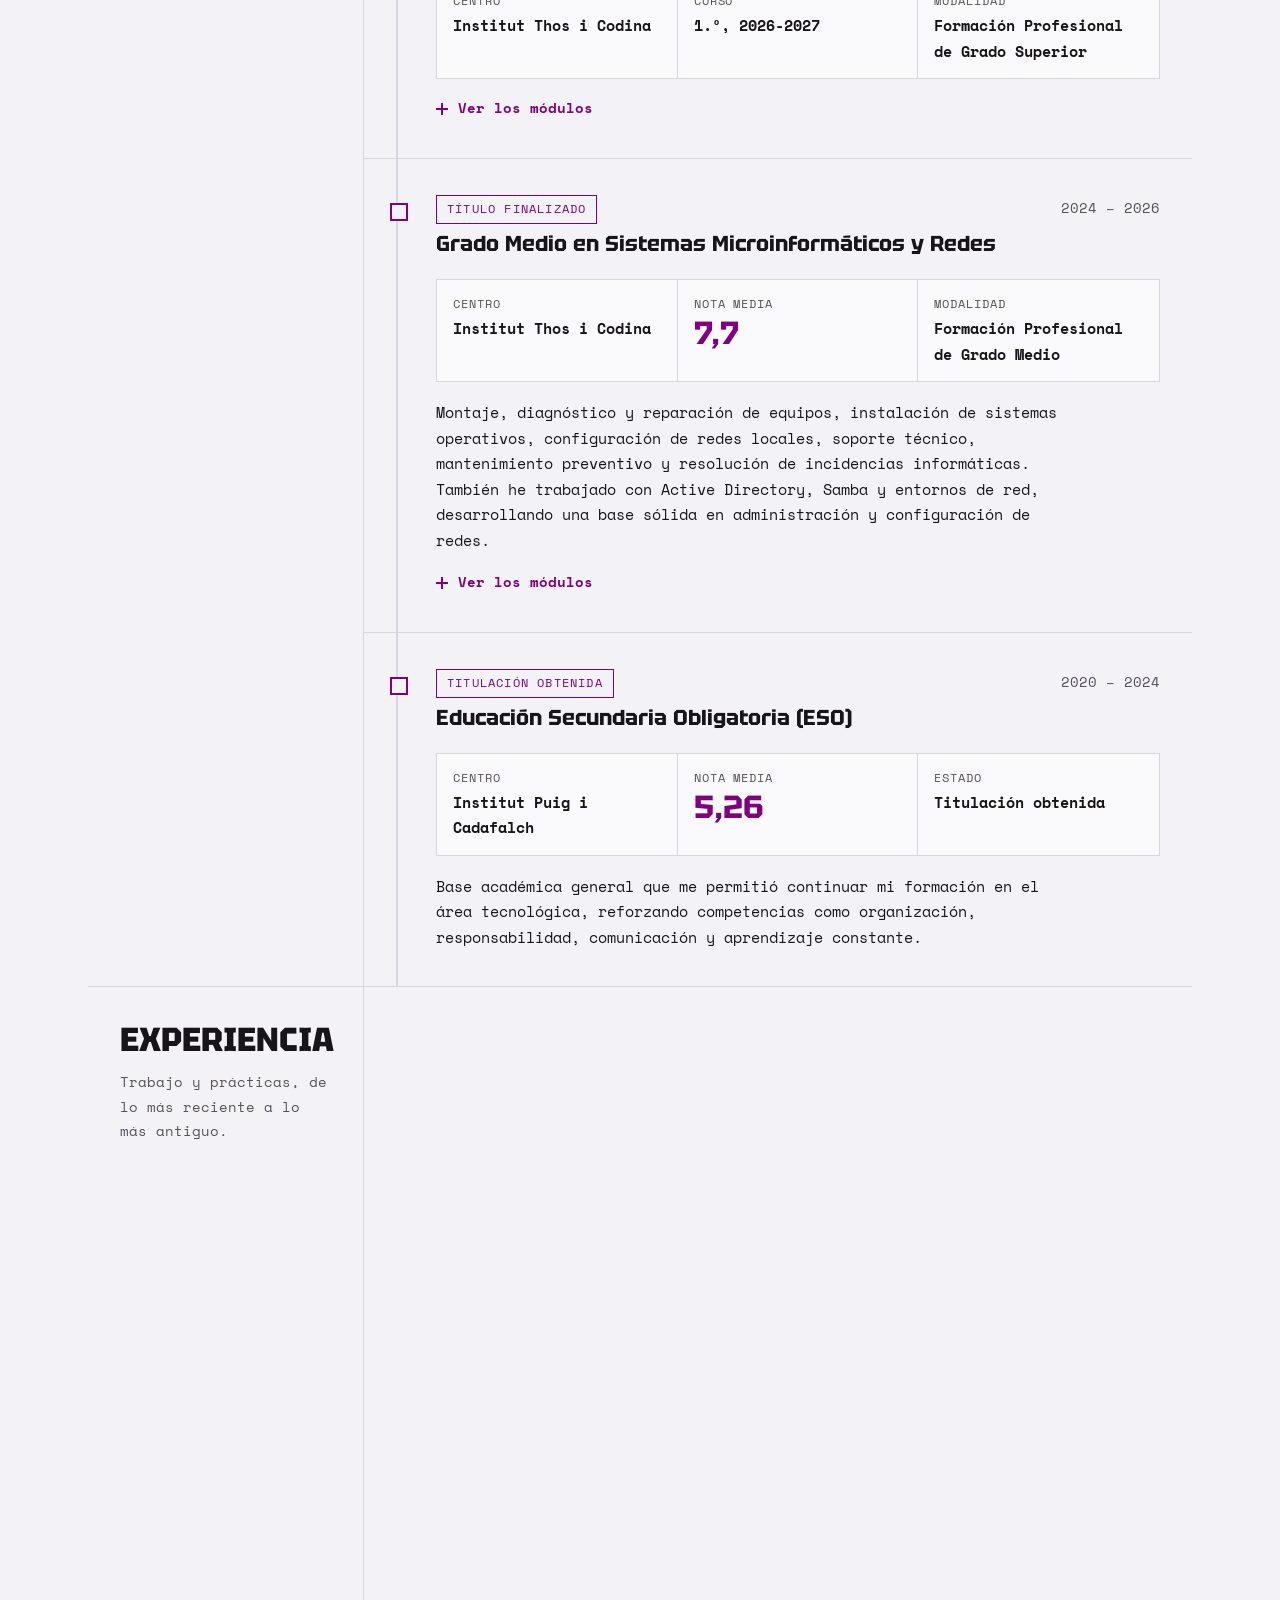
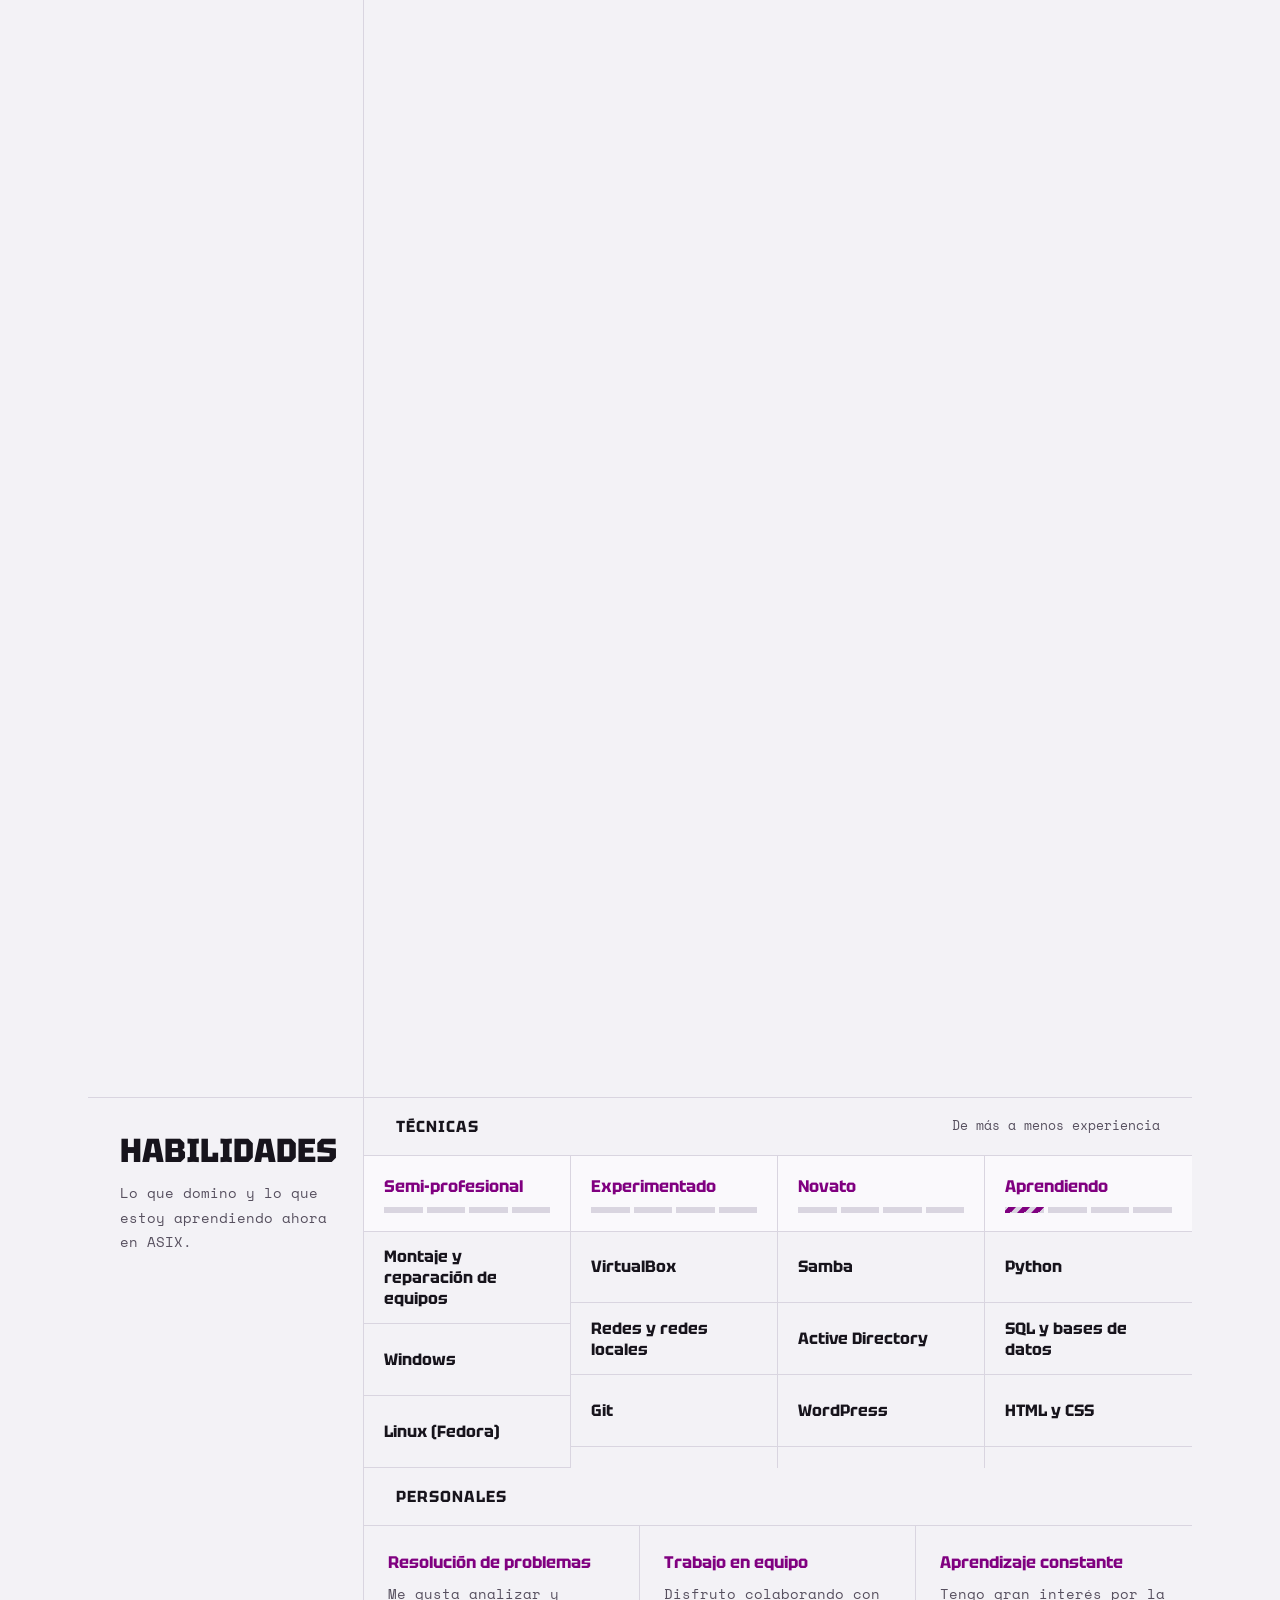
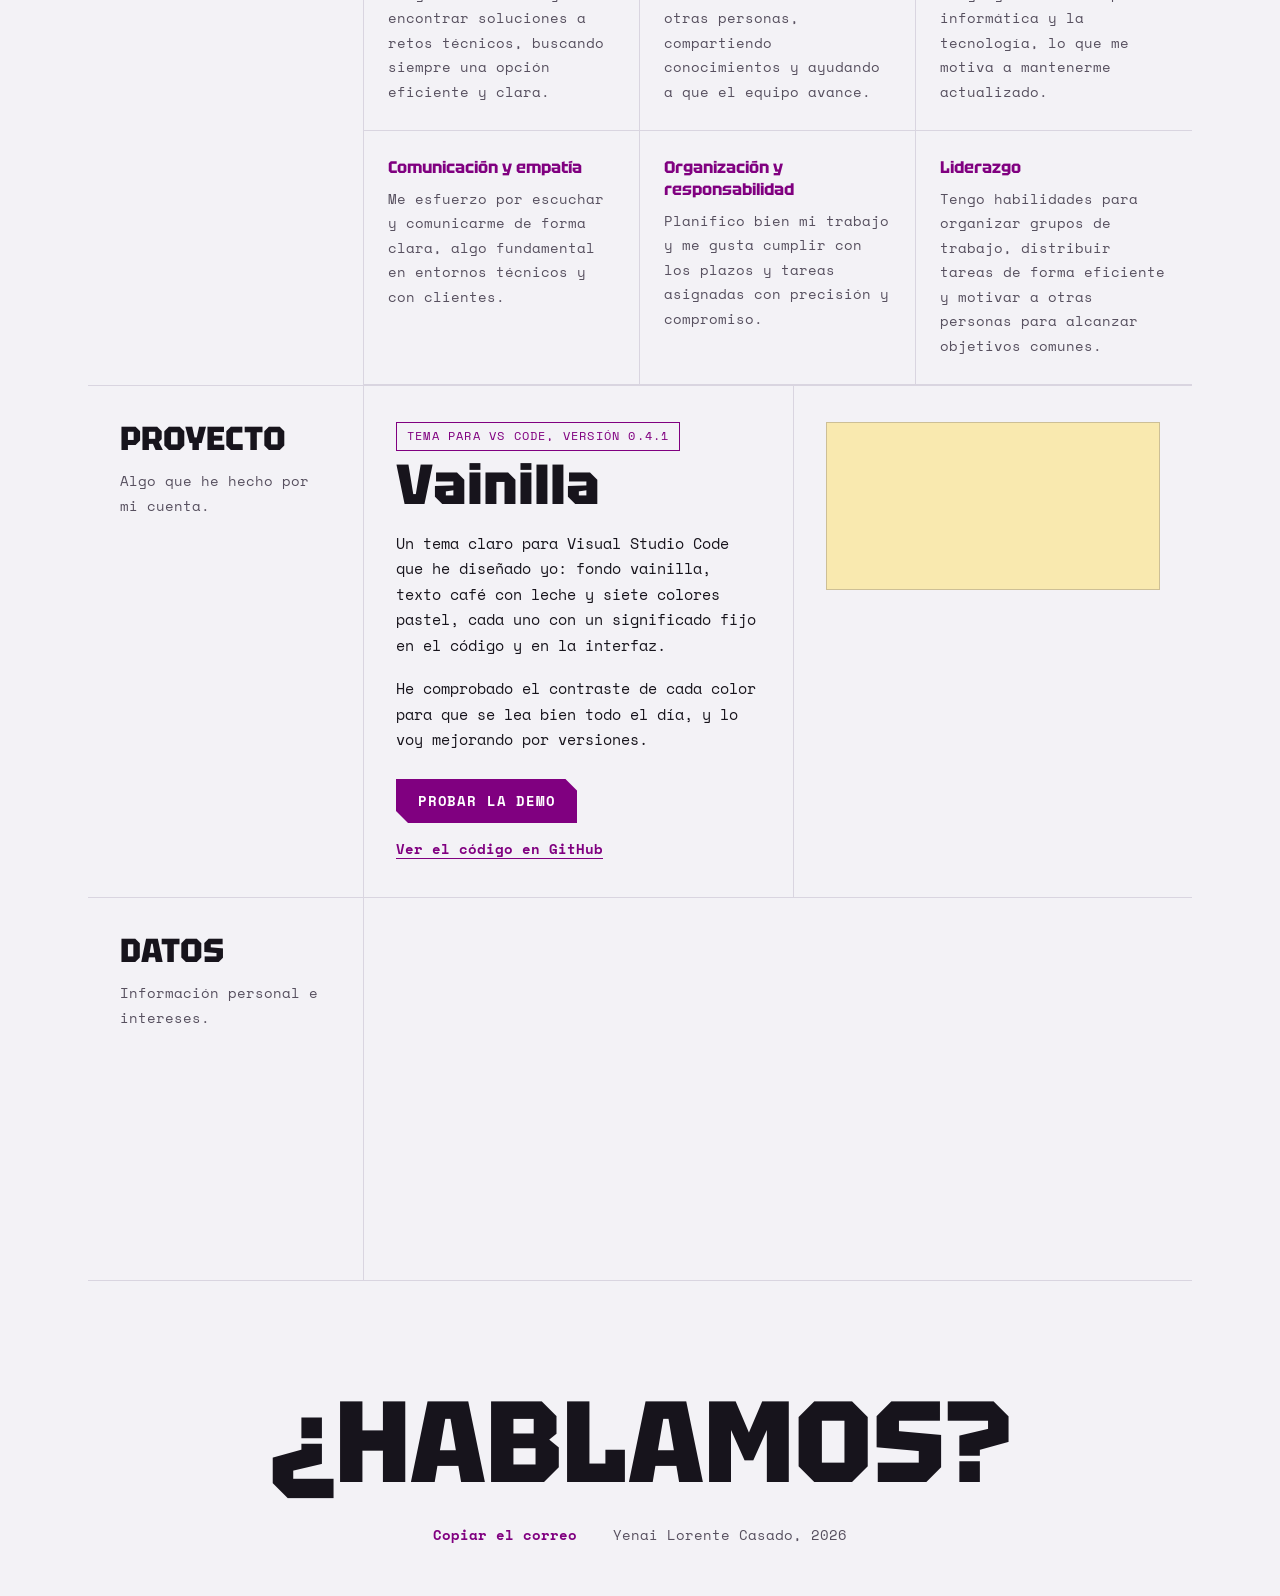
<file: habilidades.html>
<!DOCTYPE html>
<html lang="es">
<head>
    <meta charset="UTF-8">
    <meta http-equiv="refresh" content="0; url=index.html#habilidades">
    <link rel="canonical" href="index.html#habilidades">
    <title>Habilidades — Yenai Lorente Casado</title>
</head>
<body>
    <p>Esta página se ha movido: <a href="index.html#habilidades">Habilidades</a>.</p>
</body>
</html>
</file>
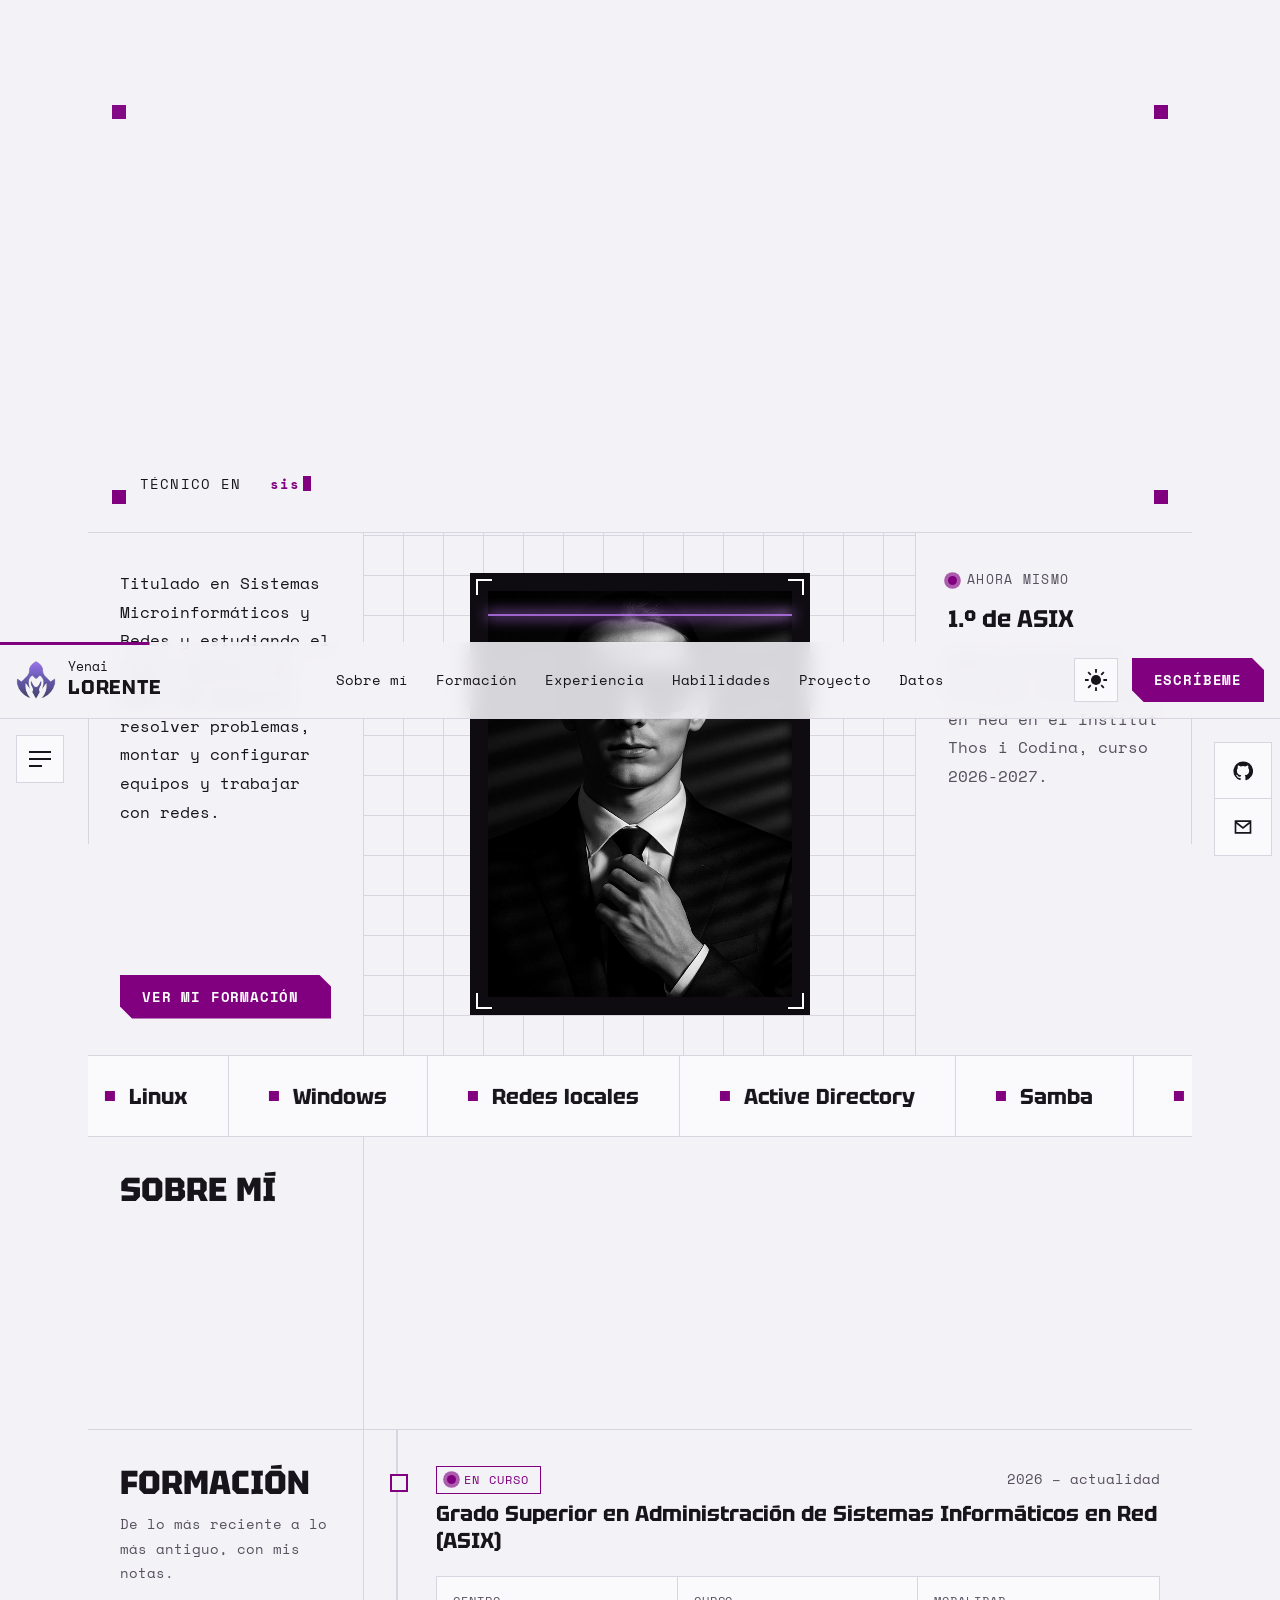
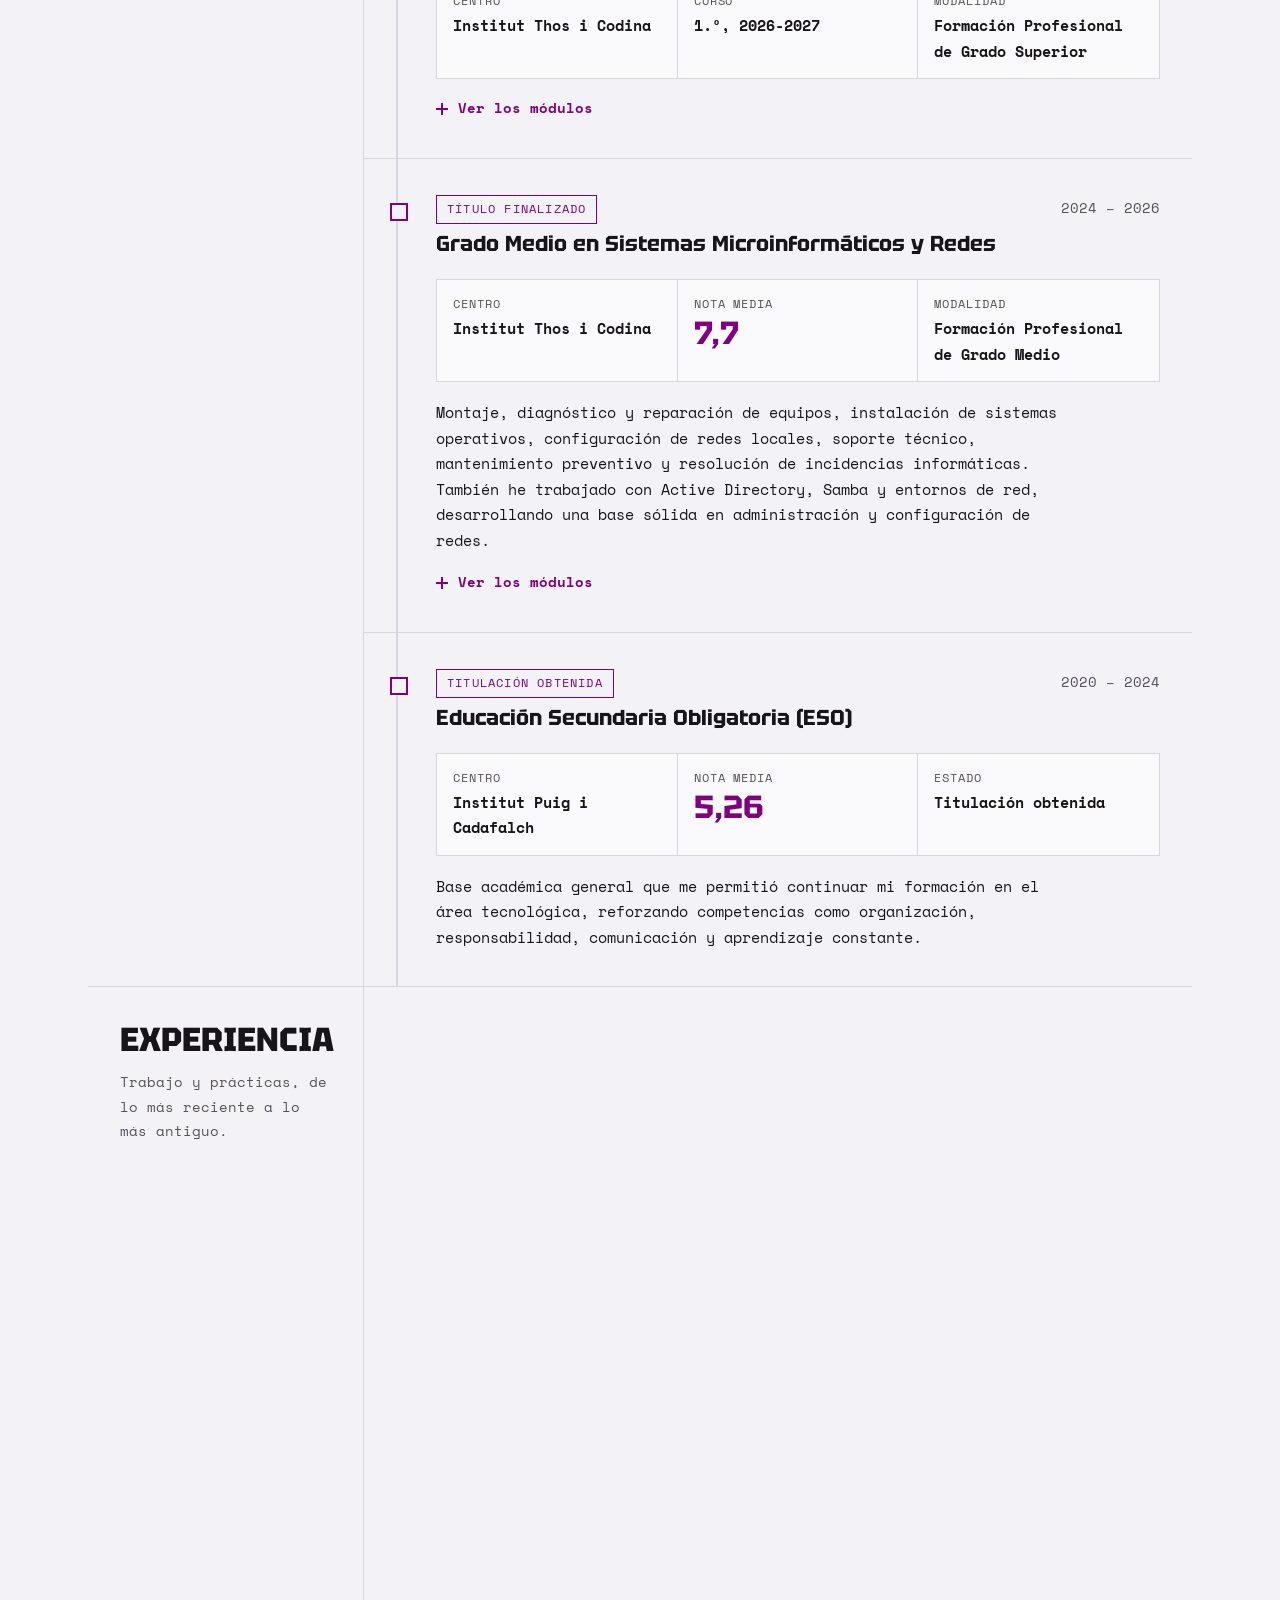
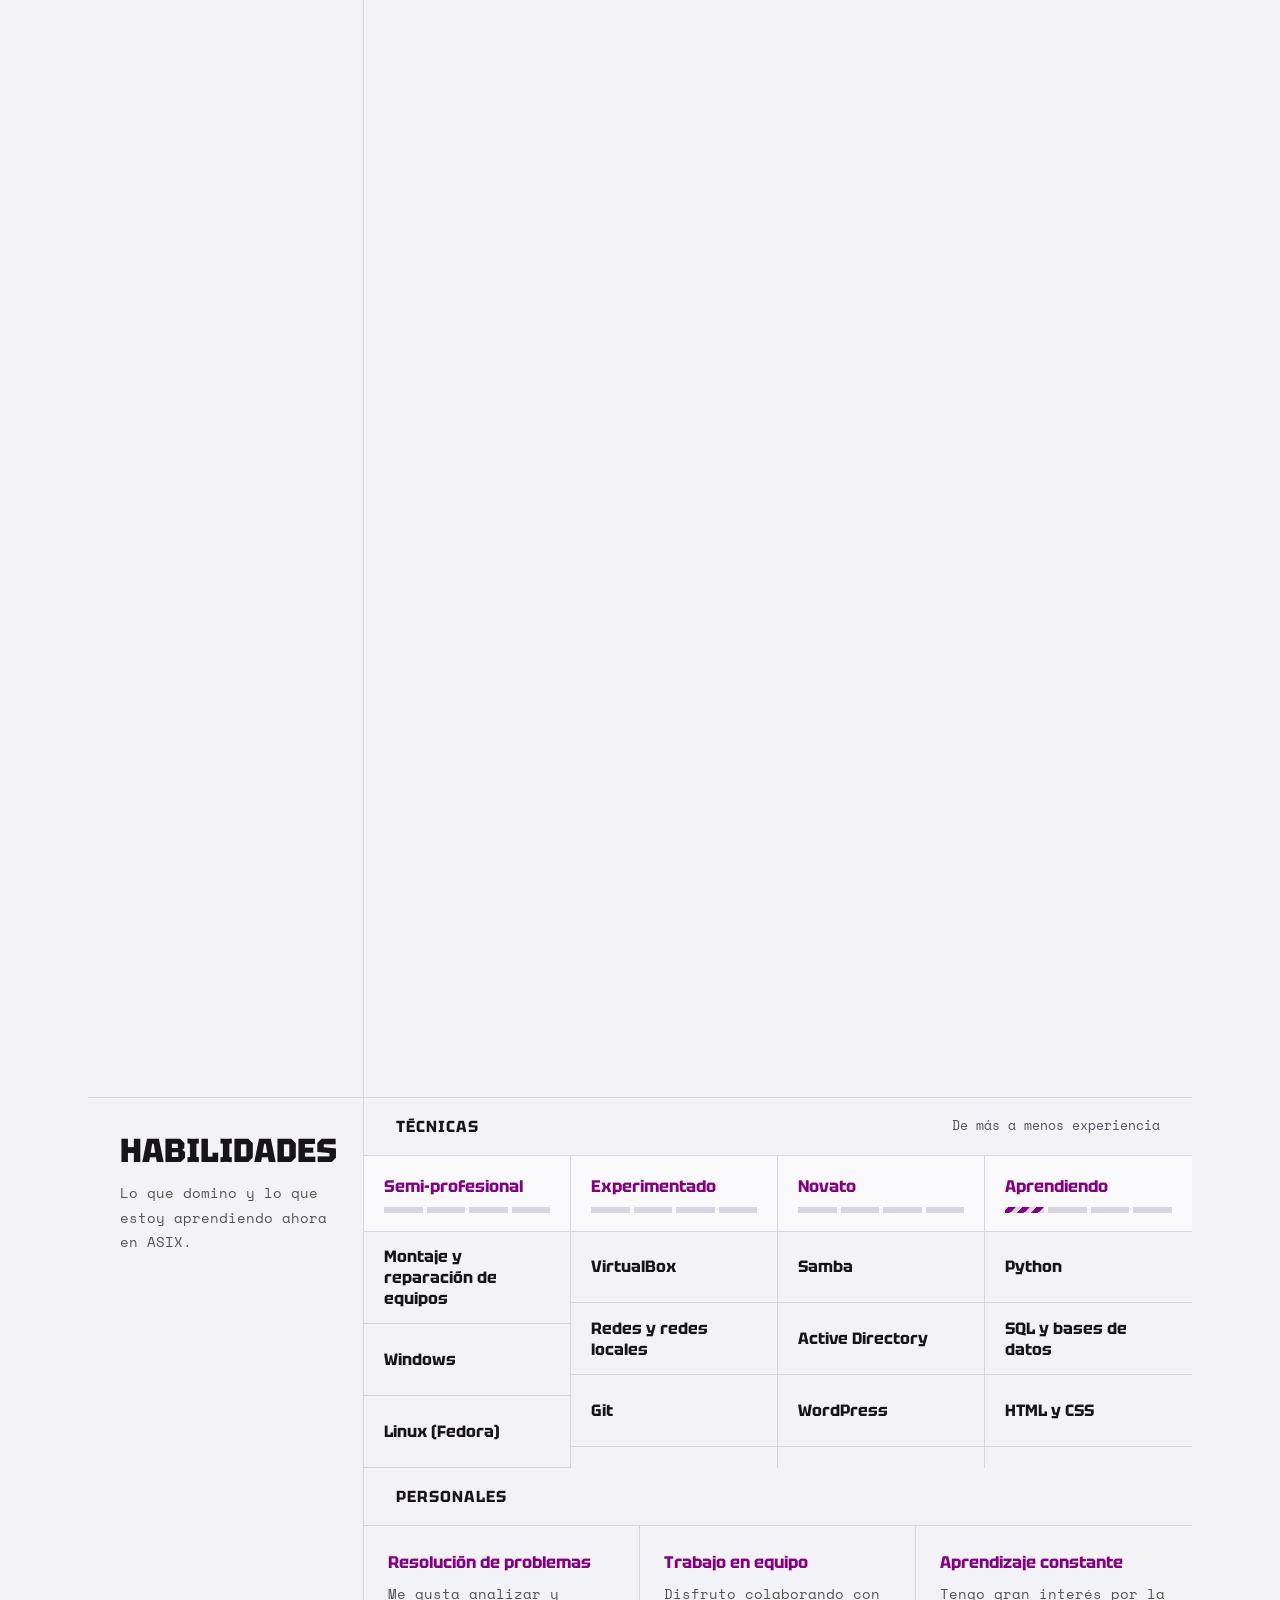
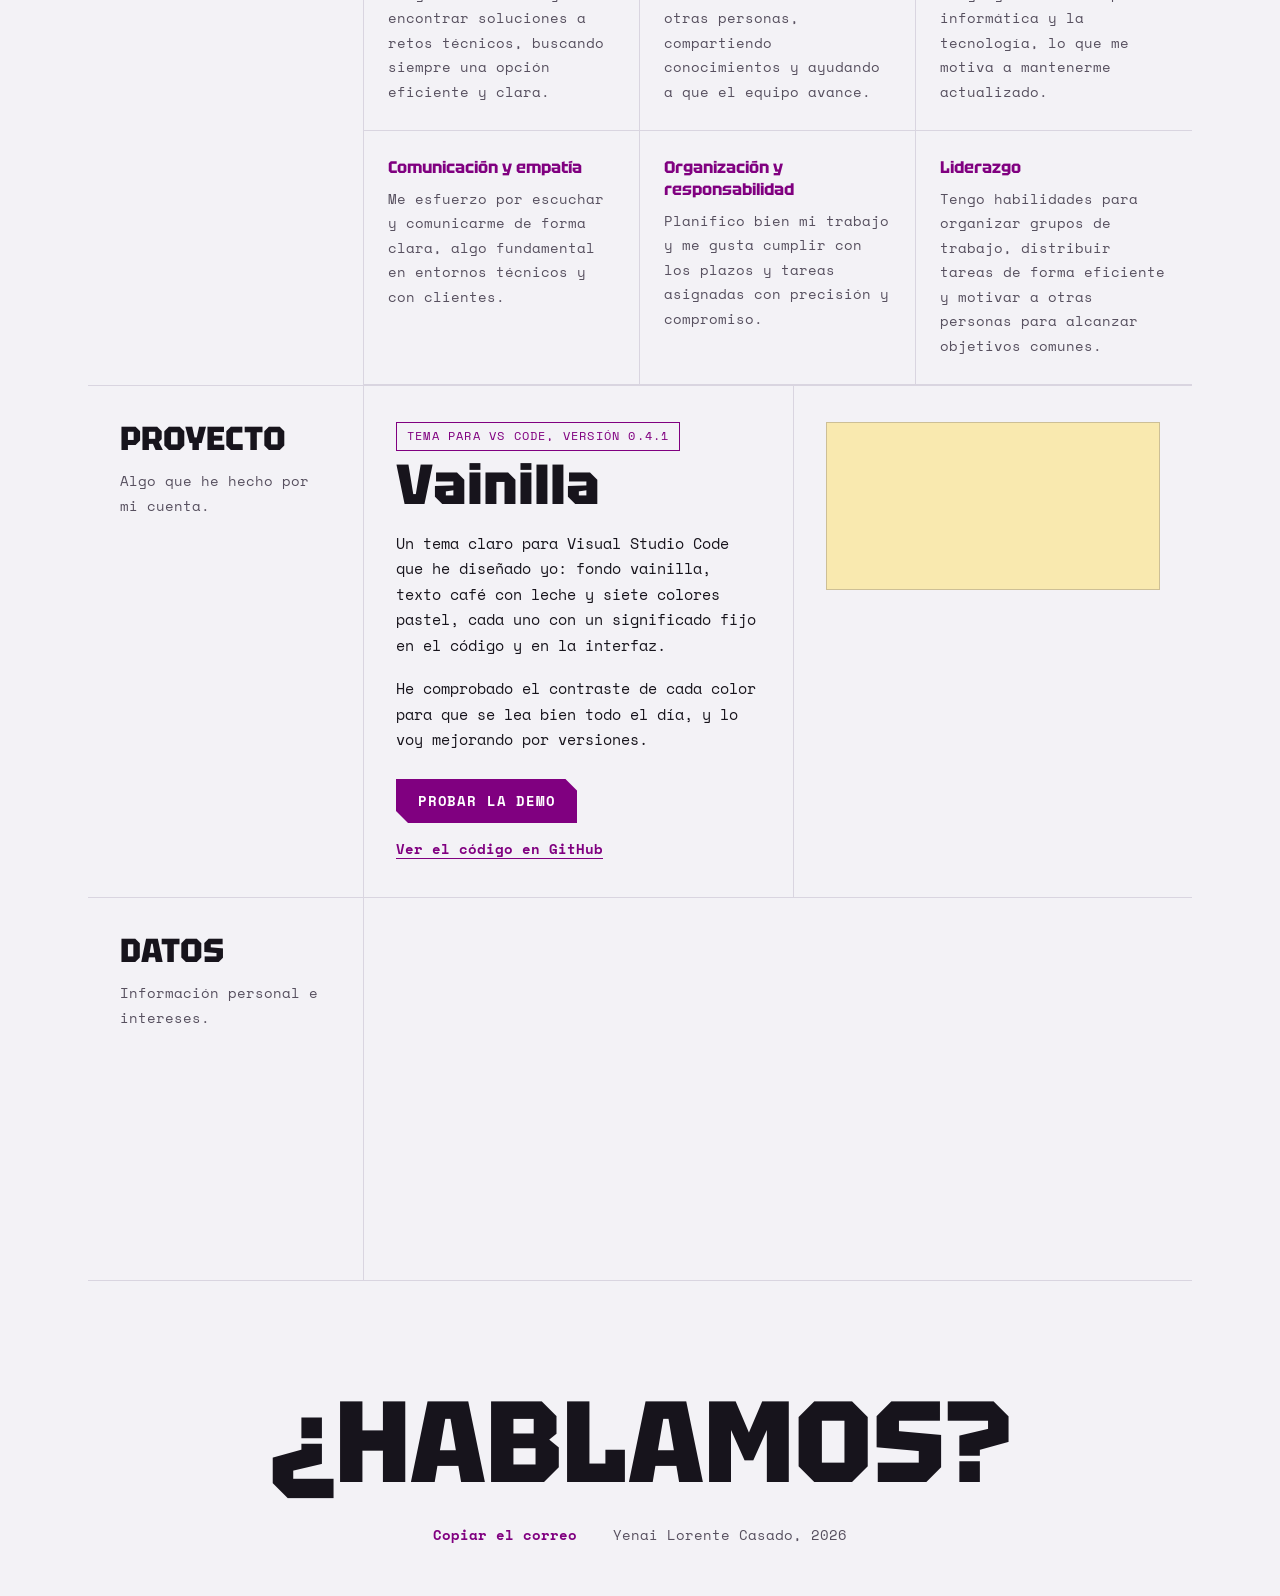
<file: mis-datos.html>
<!DOCTYPE html>
<html lang="es">
<head>
    <meta charset="UTF-8">
    <meta http-equiv="refresh" content="0; url=index.html#datos">
    <link rel="canonical" href="index.html#datos">
    <title>Datos — Yenai Lorente Casado</title>
</head>
<body>
    <p>Esta página se ha movido: <a href="index.html#datos">Datos</a>.</p>
</body>
</html>
</file>
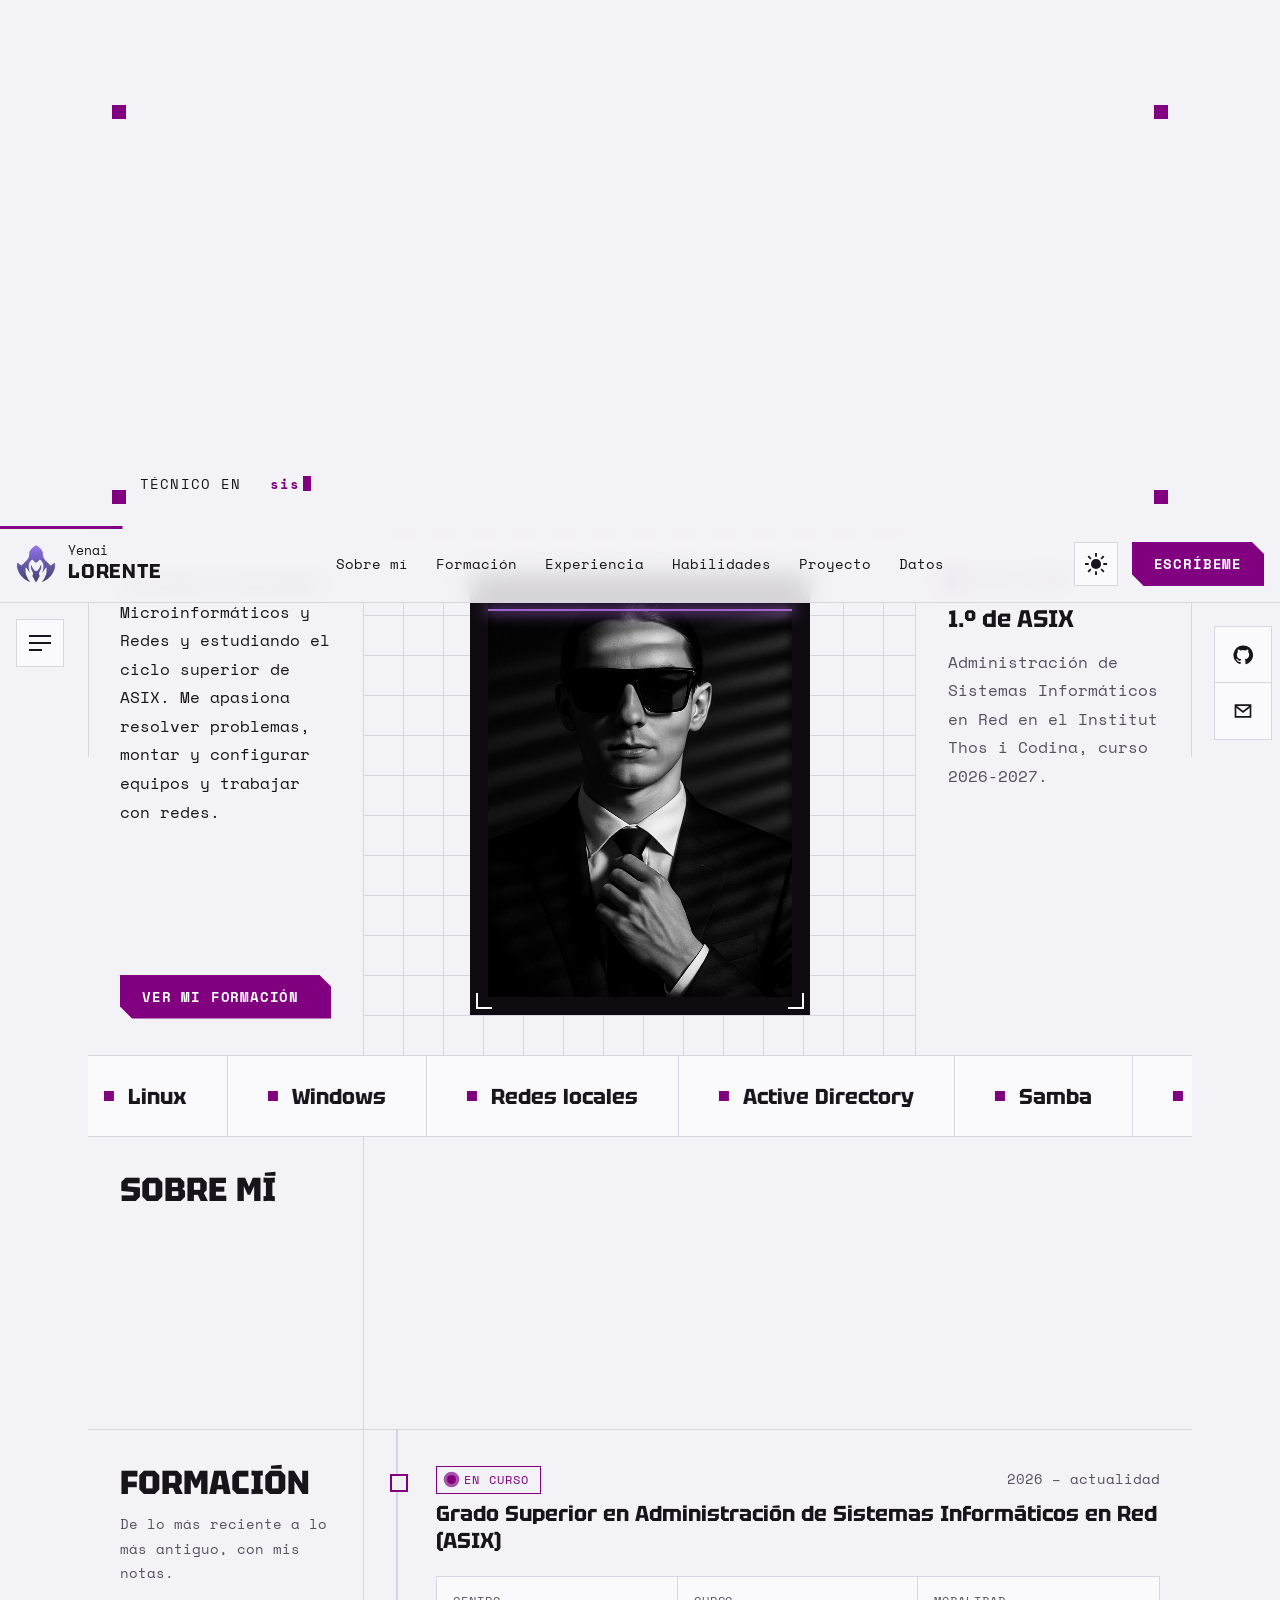
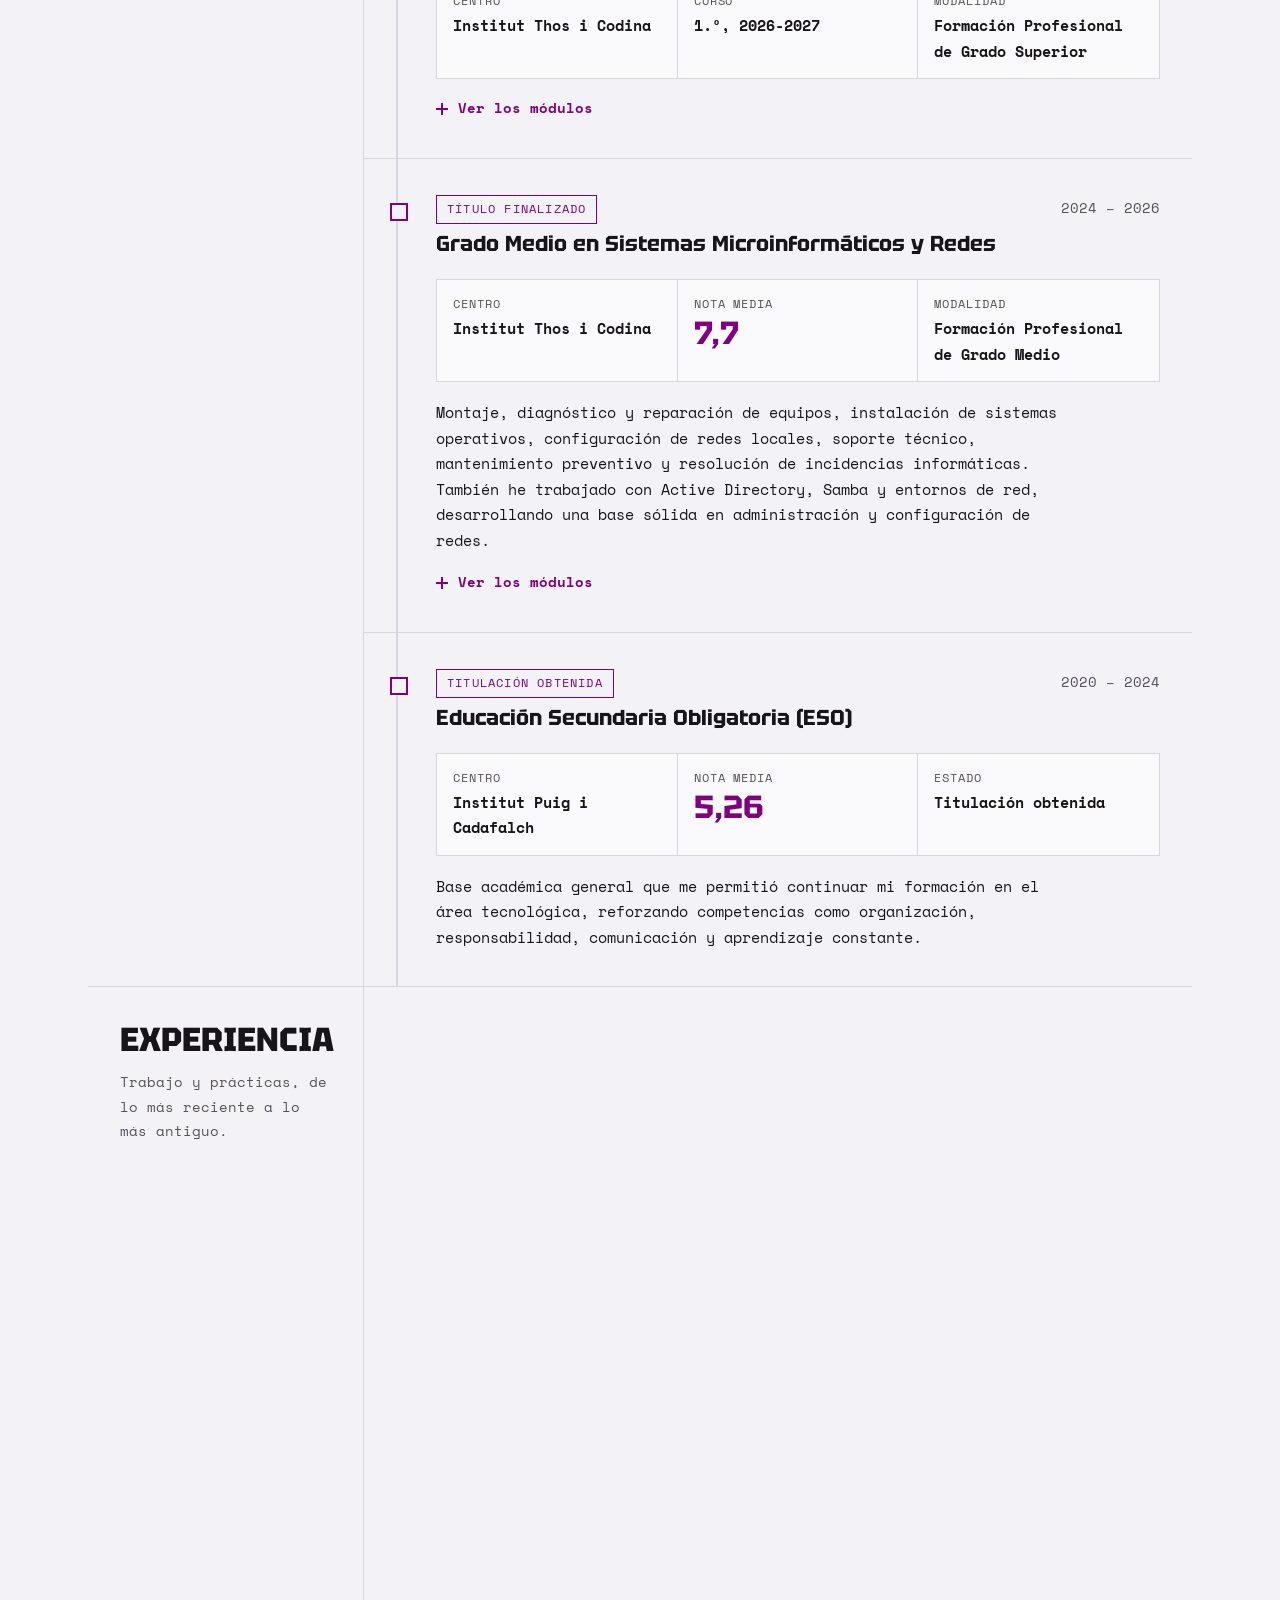
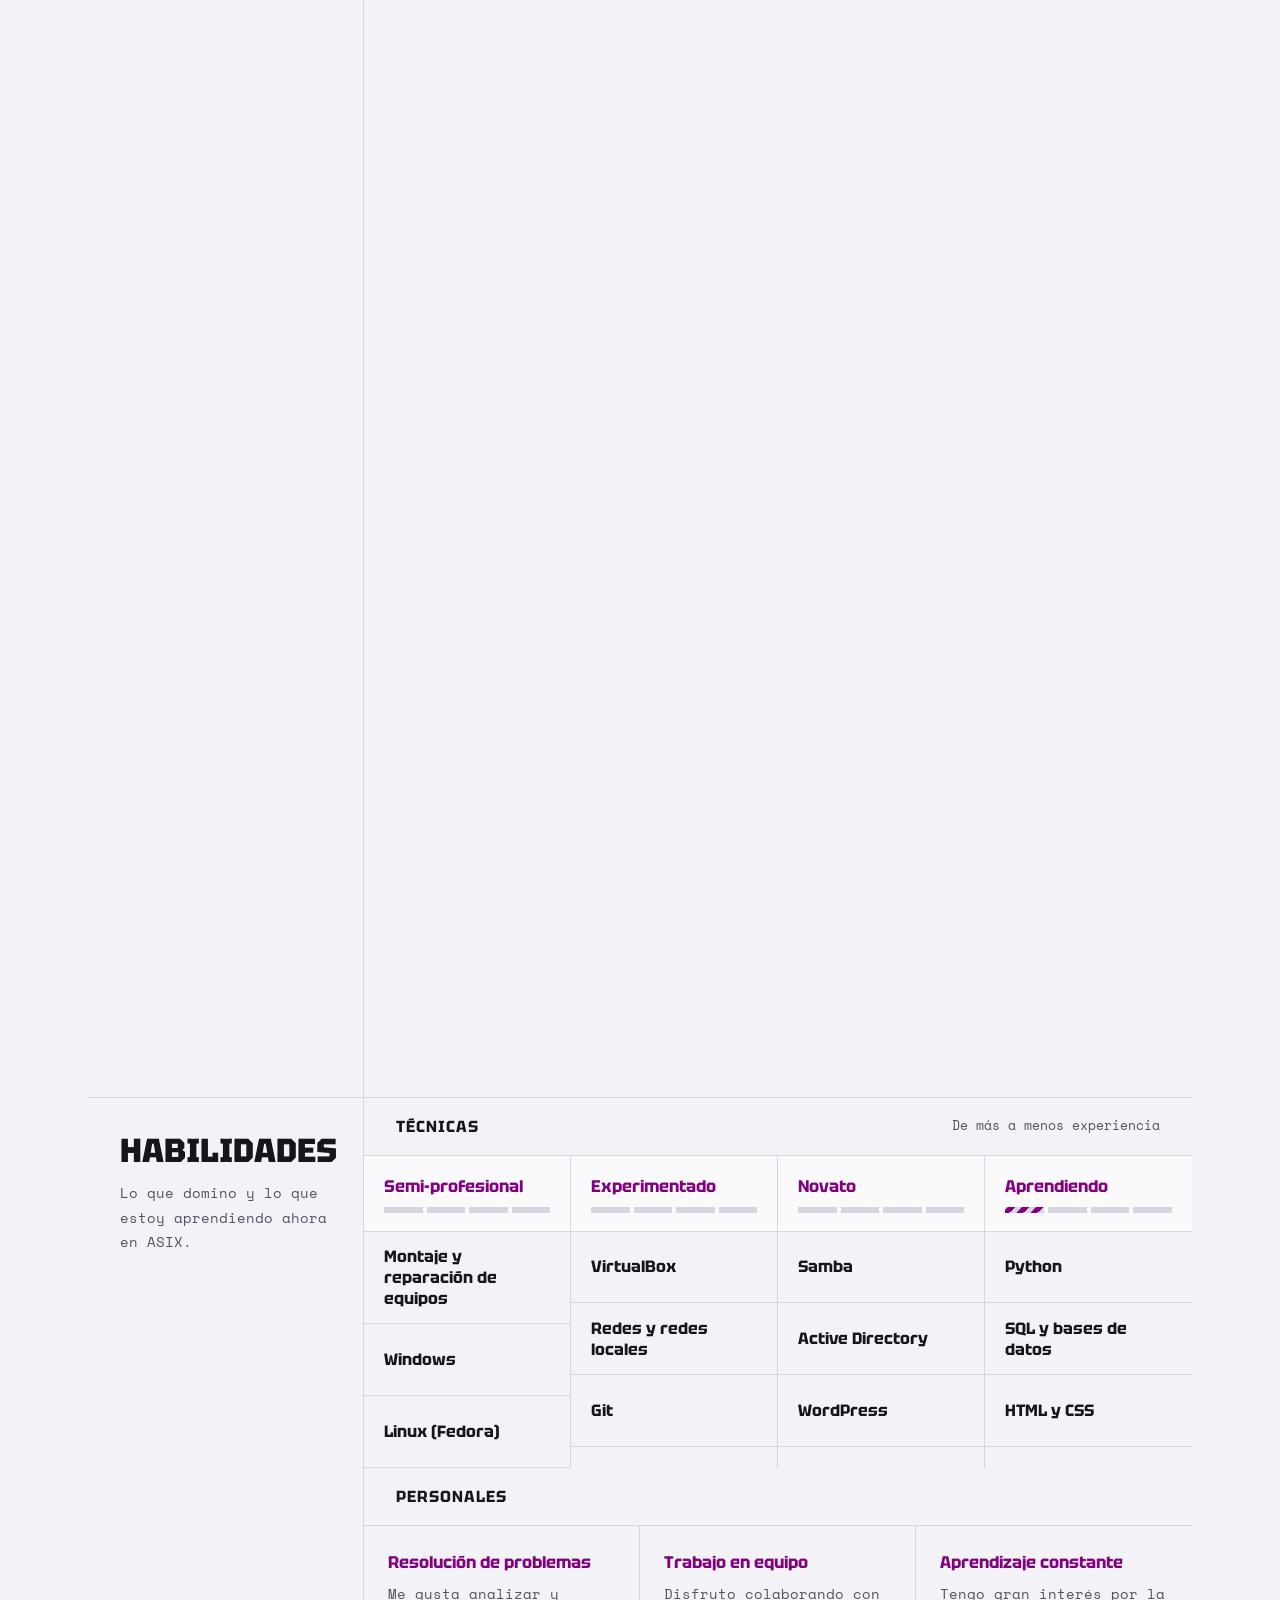
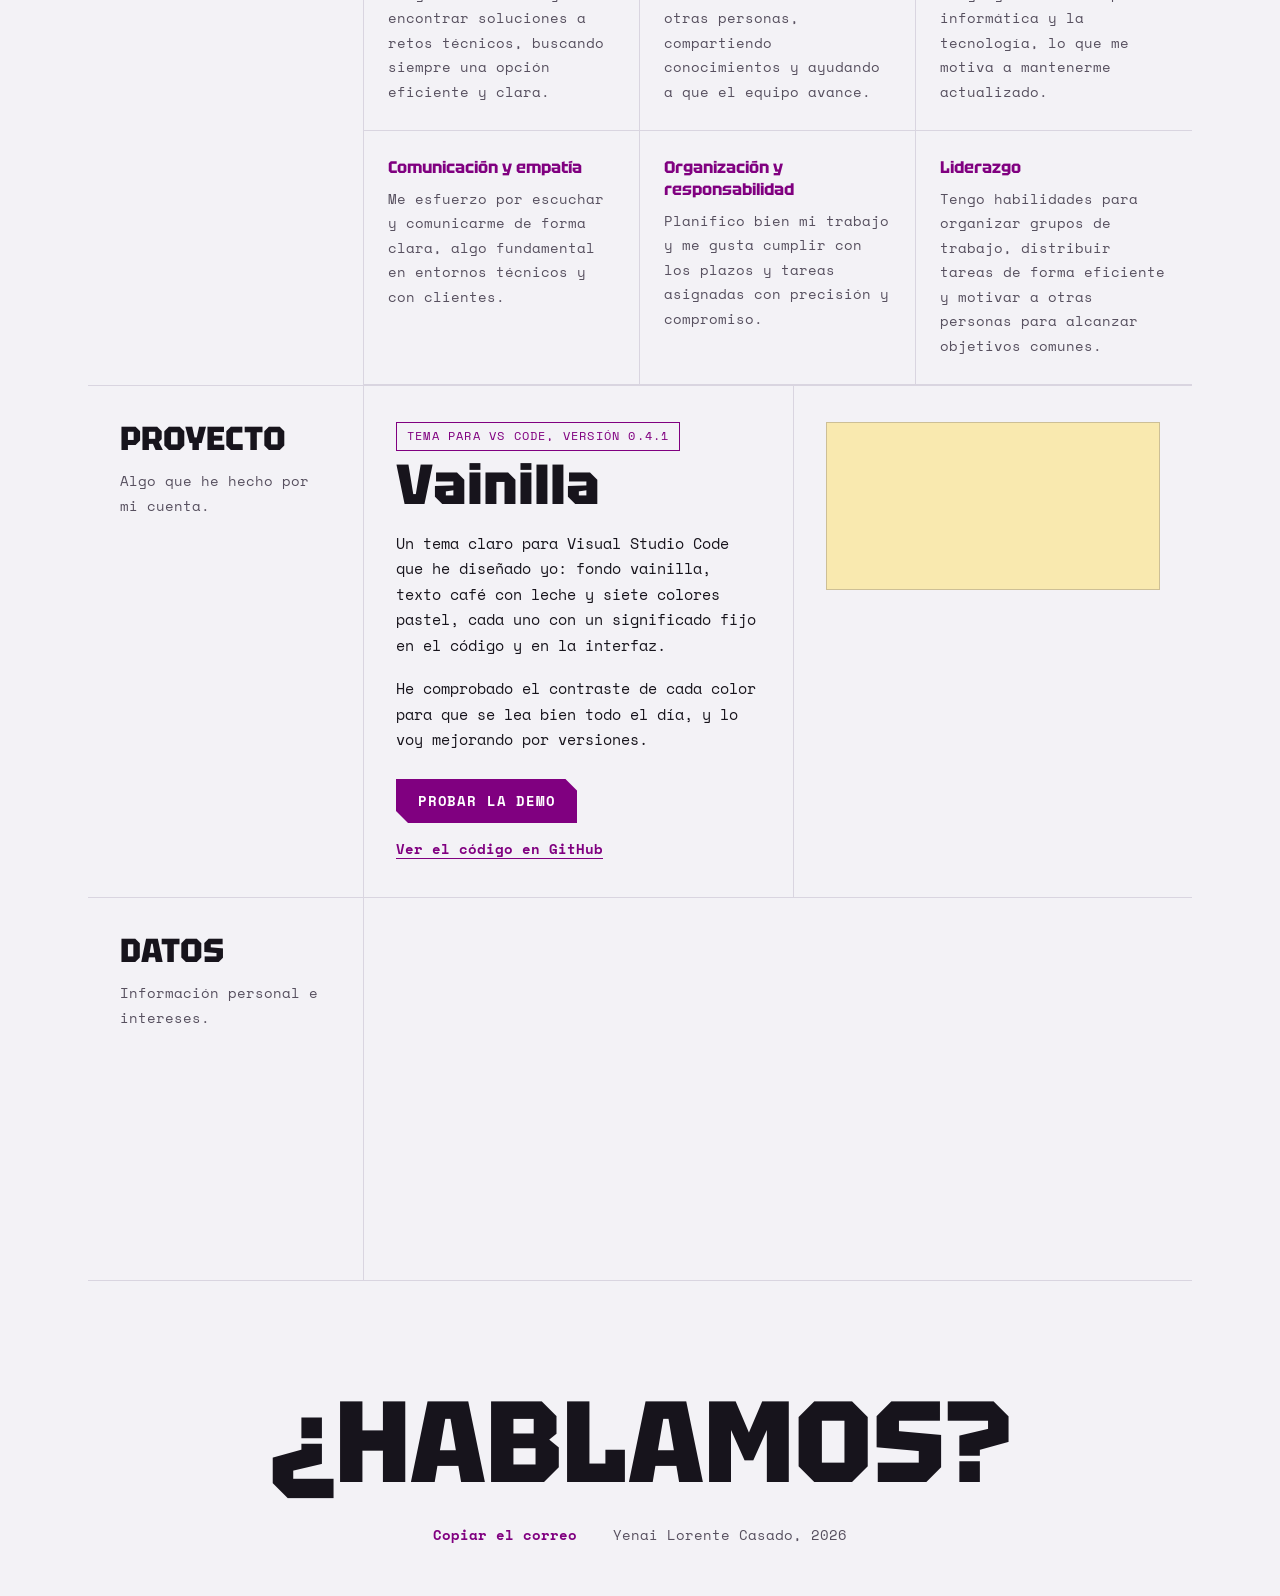
<file: permisos.html>
<!DOCTYPE html>
<html lang="es">
<head>
    <meta charset="UTF-8">
    <meta http-equiv="refresh" content="0; url=index.html#formacion">
    <link rel="canonical" href="index.html#formacion">
    <title>Formación — Yenai Lorente Casado</title>
</head>
<body>
    <p>Esta página se ha movido: <a href="index.html#formacion">Formación</a>.</p>
</body>
</html>
</file>
<file: style.css>
/* Currículum de Yenai — rejilla técnica en blanco y morado (oscuro: negro y morado).
   Tektur para el nombre y los títulos; Space Mono para todo lo demás. */

:root {
  --fondo: #F3F2F6;
  --celda: #FAF9FC;
  --linea: #D9D5E0;
  --tinta: #17141C;
  --suave: #57505F;
  --morado: #800080;
  --morado-claro: #F1E3F3;
  --sobre-morado: #FFFFFF;
  --marco: #0E0C11;
  --display: "Tektur", "Space Mono", monospace;
  --mono: "Space Mono", ui-monospace, monospace;
  --ancho: 1320px;
  color-scheme: light;
}
[data-tema="oscuro"] {
  --fondo: #0D0B10;
  --celda: #141118;
  --linea: #2B2532;
  --tinta: #F1EDF5;
  --suave: #B3AABD;
  --morado: #C77DFF;
  --morado-claro: #2A1838;
  --sobre-morado: #14061F;
  --marco: #000000;
  color-scheme: dark;
}

* { box-sizing: border-box; }
html { scroll-behavior: smooth; scroll-padding-top: 90px; }
body {
  margin: 0; background: var(--fondo); color: var(--tinta);
  font: 400 15px/1.7 var(--mono);
  transition: background-color .5s, color .5s;
}
a { color: var(--morado); text-underline-offset: 4px; }
img { max-width: 100%; display: block; }
:focus-visible { outline: 2px solid var(--morado); outline-offset: 3px; }
::selection { background: var(--morado); color: var(--sobre-morado); }
.oculto { position: absolute; width: 1px; height: 1px; overflow: hidden; clip: rect(0 0 0 0); white-space: nowrap; }

/* Barra de progreso de lectura */
.progreso { position: fixed; top: 0; left: 0; height: 3px; width: 100%; background: var(--morado);
  transform-origin: 0 50%; transform: scaleX(0); z-index: 60; }

/* Rejilla de fondo: solo los dos bordes laterales del contenido */
.reticula { position: fixed; inset: 0; pointer-events: none; z-index: 0; display: flex; justify-content: center; }
.reticula div { width: min(var(--ancho), 100% - 176px); border-inline: 1px solid var(--linea);
  transform-origin: top; animation: trazar 1.2s cubic-bezier(.6,0,.2,1) both; }
@keyframes trazar { from { transform: scaleY(0); } }

/* Cabecera */
.cabecera { position: sticky; top: 0; z-index: 50; background: color-mix(in srgb, var(--fondo) 88%, transparent);
  backdrop-filter: blur(10px); border-bottom: 1px solid var(--linea); transition: background-color .5s; }
.cabecera-in { padding: 0 16px; display: grid; grid-template-columns: 1fr auto 1fr; align-items: center; height: 76px; }
.marca { display: flex; align-items: center; gap: 12px; color: var(--tinta); text-decoration: none; }
.marca img { width: 40px; height: 40px; border-radius: 10px; }
.marca span { display: grid; line-height: 1.05; font-size: .8rem; }
.marca strong { font: 700 1.25rem var(--display); letter-spacing: .04em; }
.nav-escritorio { display: flex; gap: 28px; }
.nav-escritorio a { color: var(--tinta); text-decoration: none; font-size: .88rem; position: relative; padding: 4px 0; }
.nav-escritorio a::after { content: ""; position: absolute; left: 0; bottom: 0; height: 2px; width: 100%; background: var(--morado);
  transform: scaleX(0); transform-origin: right; transition: transform .35s; }
.nav-escritorio a:hover::after, .nav-escritorio a[aria-current="true"]::after { transform: scaleX(1); transform-origin: left; }
.acciones-cabecera { display: flex; justify-content: flex-end; align-items: center; gap: 14px; }
.boton { display: inline-flex; align-items: center; gap: 10px; padding: 12px 22px; background: var(--morado); color: var(--sobre-morado);
  font: 700 .85rem var(--mono); letter-spacing: .06em; text-decoration: none; border: 0; cursor: pointer;
  clip-path: polygon(0 0, calc(100% - 12px) 0, 100% 12px, 100% 100%, 12px 100%, 0 calc(100% - 12px));
  transition: transform .25s, filter .25s; }
.boton:hover { transform: translateY(-2px); filter: brightness(1.12); }

/* Botón de tema: sol y luna */
.tema { width: 44px; height: 44px; display: grid; place-items: center; background: var(--celda); border: 1px solid var(--linea);
  color: var(--tinta); cursor: pointer; transition: border-color .3s, background-color .5s; }
.tema:hover { border-color: var(--morado); }
.tema svg { width: 22px; height: 22px; transition: transform .6s cubic-bezier(.6,0,.2,1); }
[data-tema="oscuro"] .tema svg { transform: rotate(180deg); }
.tema .rayos { transition: opacity .4s; } [data-tema="oscuro"] .tema .rayos { opacity: 0; }
.tema .astro { r: 5.5px; transition: r .6s; } [data-tema="oscuro"] .tema .astro { r: 9px; }
.tema .sombra { transform: translate(14px, -6px); transition: transform .6s; } [data-tema="oscuro"] .tema .sombra { transform: translate(6px, -2px); }

/* Hamburguesa: casilla fija bajo la cabecera, en la esquina izquierda; se queda encima del panel */
.hamburguesa { position: fixed; top: 93px; left: 16px; z-index: 47; flex: none; width: 48px; height: 48px; background: var(--celda); border: 1px solid var(--linea);
  cursor: pointer; display: grid; place-items: center; transition: background-color .3s, border-color .3s; }
.hamburguesa:hover { border-color: var(--morado); }
.hamburguesa span { position: absolute; width: 22px; height: 2px; background: var(--tinta);
  transition: transform .45s cubic-bezier(.6,0,.2,1), opacity .3s, width .3s, background-color .3s; }
.hamburguesa span:nth-child(1) { transform: translateY(-7px); }
.hamburguesa span:nth-child(3) { transform: translateY(7px); width: 13px; margin-left: -9px; }
.hamburguesa:hover span:nth-child(3) { width: 22px; margin-left: 0; }
.hamburguesa[aria-expanded="true"] { background: var(--morado); border-color: var(--morado); }
.hamburguesa[aria-expanded="true"] span { background: var(--sobre-morado); }
.hamburguesa[aria-expanded="true"] span:nth-child(1) { transform: rotate(45deg); }
.hamburguesa[aria-expanded="true"] span:nth-child(2) { opacity: 0; transform: translateX(-8px); }
.hamburguesa[aria-expanded="true"] span:nth-child(3) { transform: rotate(-45deg); width: 22px; margin-left: 0; }

/* Menú: panel que sale por la izquierda, debajo de la cabecera */
.velo { position: fixed; inset: 77px 0 0; z-index: 44; background: color-mix(in srgb, var(--fondo) 55%, transparent);
  opacity: 0; pointer-events: none; transition: opacity .4s; }
.velo.abierto { opacity: 1; pointer-events: auto; }
.menu { position: fixed; top: 77px; left: 0; bottom: 0; z-index: 45; width: min(320px, 86vw); background: var(--celda);
  border-right: 1px solid var(--linea); padding: 80px 0 28px; display: flex; flex-direction: column; justify-content: space-between;
  transform: translateX(-101%); visibility: hidden;
  transition: transform .55s cubic-bezier(.7,0,.2,1), visibility 0s .55s, background-color .5s; }
.menu.abierto { transform: none; visibility: visible; transition: transform .55s cubic-bezier(.7,0,.2,1), visibility 0s, background-color .5s; }
.menu ul { list-style: none; margin: 0; padding: 0; }
.menu li { border-bottom: 1px solid var(--linea); overflow: hidden; }
.menu li:first-child { border-top: 1px solid var(--linea); }
.menu a:not(.boton) { display: flex; align-items: center; gap: 12px; padding: 14px 24px; font: 700 1.25rem/1.2 var(--display);
  color: var(--tinta); text-decoration: none; opacity: 0; transform: translateX(-24px);
  transition: opacity .35s, transform .45s cubic-bezier(.2,.8,.2,1), color .25s, background-color .25s; }
.menu a:not(.boton)::before { content: ""; width: 8px; height: 8px; background: var(--morado); transform: scale(0); transition: transform .3s; }
.menu.abierto a:not(.boton) { opacity: 1; transform: none; transition-delay: calc(.15s + var(--i) * .05s), calc(.15s + var(--i) * .05s), 0s, 0s; }
.menu a:not(.boton):hover, .menu a[aria-current="true"] { color: var(--morado); background: var(--morado-claro); }
.menu a:not(.boton):hover::before, .menu a[aria-current="true"]::before { transform: none; }
.menu-boton { margin: 22px 24px 0; justify-content: center; }

/* Barra social a la derecha */
.social { position: fixed; right: max(8px, calc((100vw - var(--ancho)) / 2 - 64px)); top: 100px; z-index: 40;
  display: grid; border: 1px solid var(--linea); background: var(--celda); transition: background-color .5s; }
.social a { width: 56px; height: 56px; display: grid; place-items: center; color: var(--tinta); border-bottom: 1px solid var(--linea);
  transition: color .25s, background-color .25s; }
.social a:last-child { border-bottom: 0; }
.social a:hover { background: var(--morado); color: var(--sobre-morado); }
.social svg { width: 20px; height: 20px; }

/* Estructura */
main, .pie { position: relative; z-index: 1; width: min(var(--ancho), 100% - 176px); margin-inline: auto; }
.fila { display: grid; grid-template-columns: repeat(4, 1fr); border-bottom: 1px solid var(--linea); }
.celda { padding: 36px 32px; border-right: 1px solid var(--linea); min-width: 0; }
.celda:last-child { border-right: 0; }
.cuadro { position: absolute; width: 14px; height: 14px; background: var(--morado); animation: latido 2.4s ease-in-out infinite; }
@keyframes latido { 50% { opacity: .25; } }

/* Portada */
.portada { position: relative; border-bottom: 1px solid var(--linea); padding: 60px 0 36px; overflow: hidden; }
.portada .cuadro.a { top: 28px; left: 24px; } .portada .cuadro.b { top: 28px; right: 24px; animation-delay: .6s; }
.portada .cuadro.c { bottom: 28px; left: 24px; animation-delay: 1.2s; } .portada .cuadro.d { bottom: 28px; right: 24px; animation-delay: 1.8s; }
.nombre { margin: 0; font: 800 clamp(3.2rem, 13.4vw, 12.5rem)/.86 var(--display); letter-spacing: -0.02em; text-transform: uppercase;
  white-space: nowrap; padding: 0 0 0 4px; }
.nombre .linea { display: block; overflow: hidden; padding-bottom: .04em; }
.nombre .letra { display: inline-block; transform: translateY(105%); animation: subir .9s cubic-bezier(.2,.8,.2,1) forwards;
  animation-delay: calc(.35s + var(--i) * .045s); }
.nombre .linea + .linea { color: transparent; -webkit-text-stroke: 2px var(--tinta); }
.nombre .linea + .linea .letra { transition: color .3s, -webkit-text-stroke-color .3s; }
.nombre .linea + .linea .letra:hover { color: var(--morado); -webkit-text-stroke-color: var(--morado); }
@keyframes subir { to { transform: none; } }
.lema-portada { display: flex; flex-wrap: wrap; gap: 8px 28px; margin: 26px 0 0 52px; text-transform: uppercase; letter-spacing: .08em; font-size: .9rem; }
.escritura { color: var(--morado); font-weight: 700; text-transform: none; }
.escritura::after { content: ""; display: inline-block; width: .55em; height: 1.05em; margin-left: 3px; background: var(--morado);
  vertical-align: -0.18em; animation: latido 1s steps(1) infinite; }

.presenta .celda:first-child { display: grid; align-content: space-between; gap: 28px; }
.presenta p { margin: 0; font-size: 1.02rem; line-height: 1.75; }
.foto { grid-column: span 2; padding: 0; display: grid; place-items: center; background:
  repeating-linear-gradient(0deg, transparent 0 39px, var(--linea) 39px 40px), repeating-linear-gradient(90deg, transparent 0 39px, var(--linea) 39px 40px); }
.marco { position: relative; width: min(340px, 80%); margin: 40px 0; background: var(--marco); padding: 18px; }
.marco img { width: 100%; height: auto; aspect-ratio: 3 / 4; object-fit: cover; filter: grayscale(1) contrast(1.05); transition: filter .6s, transform .6s; }
.marco:hover img { filter: grayscale(.2) contrast(1.05); transform: scale(1.015); }
.esquina { position: absolute; width: 16px; height: 16px; border: 2px solid #fff; }
.esquina.a { top: 6px; left: 6px; border-right: 0; border-bottom: 0; } .esquina.b { top: 6px; right: 6px; border-left: 0; border-bottom: 0; }
.esquina.c { bottom: 6px; left: 6px; border-right: 0; border-top: 0; } .esquina.d { bottom: 6px; right: 6px; border-left: 0; border-top: 0; }
.marco::after { content: ""; position: absolute; left: 18px; right: 18px; height: 2px; top: 18px; background: #C77DFF;
  box-shadow: 0 0 14px 2px #C77DFF; opacity: .8; animation: escanear 4s ease-in-out infinite; }
@keyframes escanear { 0%, 100% { top: 18px; } 50% { top: calc(100% - 20px); } }
.ahora { display: grid; align-content: start; gap: 14px; }
.etiqueta { display: inline-flex; align-items: center; gap: 10px; font-size: .8rem; text-transform: uppercase; letter-spacing: .1em; color: var(--suave); }
.punto { width: 9px; height: 9px; border-radius: 50%; background: var(--morado); box-shadow: 0 0 0 0 var(--morado); animation: onda 2s infinite; }
@keyframes onda { 70% { box-shadow: 0 0 0 10px transparent; } 100% { box-shadow: 0 0 0 0 transparent; } }
.ahora h2 { margin: 0; font: 700 1.5rem/1.2 var(--display); }
.ahora p { margin: 0; color: var(--suave); }

/* Cinta que se mueve */
.cinta { overflow: hidden; border-bottom: 1px solid var(--linea); background: var(--celda); transition: background-color .5s; }
.cinta-pista { display: flex; width: max-content; animation: desplazar 38s linear infinite; }
.cinta:hover .cinta-pista { animation-play-state: paused; }
.cinta-pista span { display: flex; align-items: center; gap: 14px; padding: 26px 40px; border-right: 1px solid var(--linea);
  font: 700 1.35rem var(--display); white-space: nowrap; }
.cinta-pista span::before { content: ""; width: 10px; height: 10px; background: var(--morado); }
@keyframes desplazar { to { transform: translateX(-50%); } }

/* Secciones */
.seccion { border-bottom: 1px solid var(--linea); }
.seccion-titulo h2 { margin: 0; font: 800 clamp(1.7rem, 2.6vw, 2.4rem)/1.05 var(--display); text-transform: uppercase; }
.seccion-titulo p { margin: 12px 0 0; color: var(--suave); font-size: .9rem; }
.seccion-cuerpo { grid-column: span 3; padding: 0; }

/* Formación: línea de tiempo que se dibuja al bajar */
.tiempo { position: relative; }
.tiempo::before { content: ""; position: absolute; left: 32px; top: 0; bottom: 0; width: 2px; background: var(--linea); }
.tiempo-relleno { position: absolute; left: 32px; top: 0; width: 2px; height: 100%; background: var(--morado);
  transform-origin: top; transform: scaleY(var(--avance, 0)); }
.hito { position: relative; padding: 36px 32px 36px 72px; border-bottom: 1px solid var(--linea); }
.hito:last-child { border-bottom: 0; }
.hito::before { content: ""; position: absolute; left: 26px; top: 44px; width: 14px; height: 14px; background: var(--fondo);
  border: 2px solid var(--morado); transition: background-color .3s; }
.hito.visto::before { background: var(--morado); }
.hito-cab { display: flex; flex-wrap: wrap; justify-content: space-between; gap: 8px 20px; align-items: baseline; }
.hito h3 { margin: 6px 0 0; font: 700 1.35rem/1.25 var(--display); }
.periodo { font-size: .85rem; color: var(--suave); }
.estado { display: inline-flex; align-items: center; gap: 8px; font-size: .75rem; text-transform: uppercase; letter-spacing: .1em;
  padding: 3px 10px; border: 1px solid var(--morado); color: var(--morado); }
.datos { display: grid; grid-template-columns: repeat(3, minmax(0, 1fr)); margin: 22px 0 0; border: 1px solid var(--linea); }
.datos div { padding: 14px 16px; border-right: 1px solid var(--linea); background: var(--celda); transition: background-color .5s; }
.datos div:last-child { border-right: 0; }
.datos dt { font-size: .75rem; text-transform: uppercase; letter-spacing: .08em; color: var(--suave); }
.datos dd { margin: 2px 0 0; font-weight: 700; }
.nota { font: 800 2rem/1.1 var(--display); color: var(--morado); }
.hito p { margin: 18px 0 0; max-width: 70ch; }
.desplegar { all: unset; cursor: pointer; margin-top: 18px; display: inline-flex; align-items: center; gap: 10px; font-weight: 700;
  font-size: .85rem; color: var(--morado); }
.desplegar:focus-visible { outline: 2px solid var(--morado); outline-offset: 4px; }
.desplegar i { width: 12px; height: 12px; position: relative; }
.desplegar i::before, .desplegar i::after { content: ""; position: absolute; inset: 5px 0; background: currentColor; transition: transform .3s; }
.desplegar i::after { transform: rotate(90deg); }
.desplegar[aria-expanded="true"] i::after { transform: rotate(0); }
.modulos { display: grid; grid-template-rows: 0fr; transition: grid-template-rows .5s cubic-bezier(.6,0,.2,1); }
.modulos.abierto { grid-template-rows: 1fr; }
.modulos > div { overflow: hidden; }
.modulos ul { margin: 16px 0 0; padding: 0; list-style: none; display: grid; grid-template-columns: repeat(2, minmax(0, 1fr)); border: 1px solid var(--linea); }
.modulos li { padding: 10px 14px; border-bottom: 1px solid var(--linea); border-right: 1px solid var(--linea); font-size: .9rem; }
.modulos li:nth-child(2n) { border-right: 0; }

/* Experiencia */
.trabajo { padding: 36px 32px; }
.trabajo + .trabajo { border-top: 1px solid var(--linea); }
.funciones-titulo { margin: 24px 0 0; font: 700 .8rem var(--mono); text-transform: uppercase; letter-spacing: .08em; color: var(--suave); }
.funciones { list-style: none; margin: 10px 0 0; padding: 0; display: grid; grid-template-columns: repeat(2, minmax(0, 1fr));
  border: 1px solid var(--linea); }
.funciones li { display: flex; gap: 12px; align-items: baseline; padding: 11px 14px; border-bottom: 1px solid var(--linea);
  border-right: 1px solid var(--linea); font-size: .92rem; transition: background-color .25s; }
.funciones li:nth-child(2n) { border-right: 0; }
.funciones li:nth-last-child(-n + 2):nth-child(odd), .funciones li:last-child { border-bottom: 0; }
.funciones li::before { content: ""; flex: none; width: 7px; height: 7px; background: var(--morado); transform: translateY(-1px); }
.funciones li:hover { background: var(--morado-claro); }
.funciones li:last-child:nth-child(odd) { grid-column: 1 / -1; border-right: 0; }
.empresa { color: var(--suave); margin: 10px 0 0 !important; }
.datos .unidad { margin: 0; font-size: .8rem; color: var(--suave); font-weight: 400; }
.herramientas { list-style: none; margin: 10px 0 0; padding: 0; display: flex; flex-wrap: wrap; gap: 8px; }
.herramientas li { padding: 6px 12px; border: 1px solid var(--linea); background: var(--celda); font-size: .85rem;
  transition: border-color .25s, color .25s, transform .25s; }
.herramientas li:hover { border-color: var(--morado); color: var(--morado); transform: translateY(-2px); }
.orgullo { position: relative; margin: 26px 0 0; padding: 22px 24px 22px 28px; background: var(--morado-claro); border-left: 4px solid var(--morado); }
.orgullo .etiqueta { color: var(--morado); font-weight: 700; }
.orgullo p { margin: 8px 0 0 !important; font-size: 1rem; max-width: 70ch; }
.trabajo h3 { margin: 6px 0 0; font: 800 clamp(2rem, 4vw, 3.2rem)/1 var(--display); text-transform: uppercase; }
.trabajo p { max-width: 70ch; margin: 18px 0 0; }

/* Habilidades */
.subtitulo { margin: 0; padding: 18px 32px; border-bottom: 1px solid var(--linea); font: 700 1rem var(--display); text-transform: uppercase;
  letter-spacing: .06em; display: flex; justify-content: space-between; gap: 12px; flex-wrap: wrap; }
.subtitulo small { font: 400 .8rem var(--mono); text-transform: none; letter-spacing: 0; color: var(--suave); }
.niveles { display: grid; grid-template-columns: repeat(4, minmax(0, 1fr)); }
.nivel-col { border-right: 1px solid var(--linea); }
.nivel-col:last-child { border-right: 0; }
.nivel-cab { display: grid; gap: 10px; padding: 20px 20px 18px; border-bottom: 1px solid var(--linea); background: var(--celda);
  transition: background-color .5s; }
.nivel-cab strong { font: 700 1.05rem/1.2 var(--display); color: var(--morado); }
.medidor { display: grid; grid-template-columns: repeat(4, 1fr); gap: 4px; }
.medidor i { height: 6px; background: var(--linea); }
.medidor i:nth-child(-n + 4) { background: linear-gradient(var(--morado), var(--morado)) 0 0 / 0 100% no-repeat, var(--linea);
  transition: background-size .5s cubic-bezier(.6,0,.2,1); }
.medidor i:nth-child(2) { transition-delay: .1s; } .medidor i:nth-child(3) { transition-delay: .2s; } .medidor i:nth-child(4) { transition-delay: .3s; }
.niveles.visto .nivel-col[style*="--barras:4"] .medidor i,
.niveles.visto .nivel-col[style*="--barras:3"] .medidor i:nth-child(-n + 3),
.niveles.visto .nivel-col[style*="--barras:2"] .medidor i:nth-child(-n + 2),
.niveles.visto .nivel-col[style*="--barras:1"] .medidor i:nth-child(1) { background-size: 100% 100%; }
.nivel-col ul { list-style: none; margin: 0; padding: 0; }
.tecnica { position: relative; min-height: 4.4em; display: flex; align-items: center; padding: 14px 20px; border-bottom: 1px solid var(--linea); overflow: hidden; isolation: isolate;
  font: 700 1.02rem/1.3 var(--display); transition: color .3s; }
.tecnica::before { content: ""; position: absolute; inset: 0; z-index: -1; background: var(--morado); transform: translateY(101%);
  transition: transform .45s cubic-bezier(.6,0,.2,1); }
.tecnica:hover::before { transform: none; }
.tecnica:hover { color: var(--sobre-morado); }
.nivel-col.aprendiendo .medidor i:first-child { background: repeating-linear-gradient(-45deg, var(--morado) 0 5px, transparent 5px 10px) 0 0 / 14.1px 6px, var(--linea);
  animation: carga 1s linear infinite; }
@keyframes carga { to { background-position: 14.1px 0, 0 0; } }
.personales { display: grid; grid-template-columns: repeat(3, minmax(0, 1fr)); }
.personal { padding: 26px 24px; border-right: 1px solid var(--linea); border-bottom: 1px solid var(--linea); transition: background-color .3s; }
.personal:nth-child(3n) { border-right: 0; }
.personal:hover { background: var(--morado-claro); }
.personal h4 { margin: 0 0 8px; font: 700 1.05rem/1.3 var(--display); color: var(--morado); }
.personal p { margin: 0; font-size: .9rem; color: var(--suave); }

/* Proyecto */
.proyecto { display: grid; grid-template-columns: 1.2fr 1fr; }
.proyecto > div { padding: 36px 32px; }
.proyecto > div:first-child { border-right: 1px solid var(--linea); }
.proyecto h3 { margin: 6px 0 0; font: 800 clamp(2.2rem, 4.4vw, 3.6rem)/1 var(--display); }
.proyecto p { margin: 18px 0 0; max-width: 60ch; }
.paleta { display: grid; grid-template-columns: repeat(4, 1fr); border: 1px solid #CDBF96; background: #F9E9AF; }
.paleta span { aspect-ratio: 1; display: grid; align-content: end; padding: 10px; font-size: .72rem; color: #F9E9AF;
  transform: scale(0); transition: transform .5s cubic-bezier(.2,1.4,.4,1); transition-delay: calc(var(--i) * .07s); }
.paleta span:first-child { color: #654027; }
.proyecto.visto .paleta span { transform: none; }
.enlaces-proyecto { display: flex; flex-wrap: wrap; align-items: center; gap: 14px 24px; margin-top: 26px; }
.enlace-flecha { font-weight: 700; font-size: .9rem; }

/* Datos y contacto */
.ficha { display: grid; grid-template-columns: repeat(3, minmax(0, 1fr)); margin: 0; }
.ficha div { padding: 24px; border-right: 1px solid var(--linea); border-bottom: 1px solid var(--linea); }
.ficha div:nth-child(3n) { border-right: 0; }
.ficha dt { font-size: .75rem; text-transform: uppercase; letter-spacing: .08em; color: var(--suave); }
.ficha dd { margin: 4px 0 0; font-weight: 700; overflow-wrap: anywhere; }
.intereses { padding: 28px 32px; margin: 0; max-width: 80ch; }

.pie { padding: 110px 32px 48px; display: grid; gap: 30px; justify-items: center; text-align: center; }
.pie h2 { margin: 0; font: 800 clamp(2.6rem, 9vw, 8rem)/.9 var(--display); text-transform: uppercase; }
.pie h2 a { color: inherit; text-decoration: none; background: linear-gradient(var(--morado), var(--morado)) 0 100% / 0 6px no-repeat;
  transition: background-size .5s; }
.pie h2 a:hover { background-size: 100% 6px; }
.pie-fila { display: flex; flex-wrap: wrap; justify-content: center; gap: 12px 36px; color: var(--suave); font-size: .85rem; }
.copiar { all: unset; cursor: pointer; color: var(--morado); font-weight: 700; }
.copiar:focus-visible { outline: 2px solid var(--morado); outline-offset: 3px; }

/* Aparición al bajar */
.revela { clip-path: inset(0 0 100% 0); transform: translateY(24px); transition: clip-path .9s cubic-bezier(.6,0,.2,1), transform .9s cubic-bezier(.6,0,.2,1); }
.revela.visto { clip-path: inset(0 0 0 0); transform: none; }

/* Pantallas medianas y móvil */
@media (max-width: 1100px) {
  .nav-escritorio { display: none; }
  .cabecera-in { grid-template-columns: 1fr auto; }
  .niveles { grid-template-columns: repeat(2, minmax(0, 1fr)); }
  .nivel-col:nth-child(2) { border-right: 0; }
  .cabecera-in { grid-template-columns: 1fr auto; }
}
@media (max-width: 860px) {
  .reticula div, main, .pie { width: calc(100% - 32px); }
  .pie { padding-inline: 8px; }
  .social { display: none; }
  .portada { padding-top: 84px; }
  .portada .cuadro.a { display: none; }
  .fila { grid-template-columns: 1fr; }
  .celda, .foto, .seccion-titulo, .seccion-cuerpo { grid-column: auto; border-right: 0; border-bottom: 1px solid var(--linea); }
  .seccion-cuerpo { border-bottom: 0; }
  .lema-portada { margin-left: 4px; }
  .portada .cuadro.c, .portada .cuadro.d { display: none; }
  .datos, .ficha, .personales, .proyecto, .modulos ul { grid-template-columns: 1fr; }
  .datos div, .ficha div, .personal, .proyecto > div:first-child { border-right: 0; border-bottom: 1px solid var(--linea); }
  .modulos li { border-right: 0; }
  .funciones { grid-template-columns: 1fr; } .funciones li { border-right: 0; } .funciones li:nth-last-child(2):nth-child(odd) { border-bottom: 1px solid var(--linea); }
  .hito { padding-left: 60px; } .tiempo::before, .tiempo-relleno { left: 24px; } .hito::before { left: 18px; }
  .acciones-cabecera .boton { display: none; }
}
@media (prefers-reduced-motion: reduce) {
  *, *::before, *::after { animation: none !important; transition: none !important; }
  .nombre .letra { transform: none; } .revela { clip-path: none; transform: none; } .paleta span { transform: none; }
  html { scroll-behavior: auto; }
}
</file>
